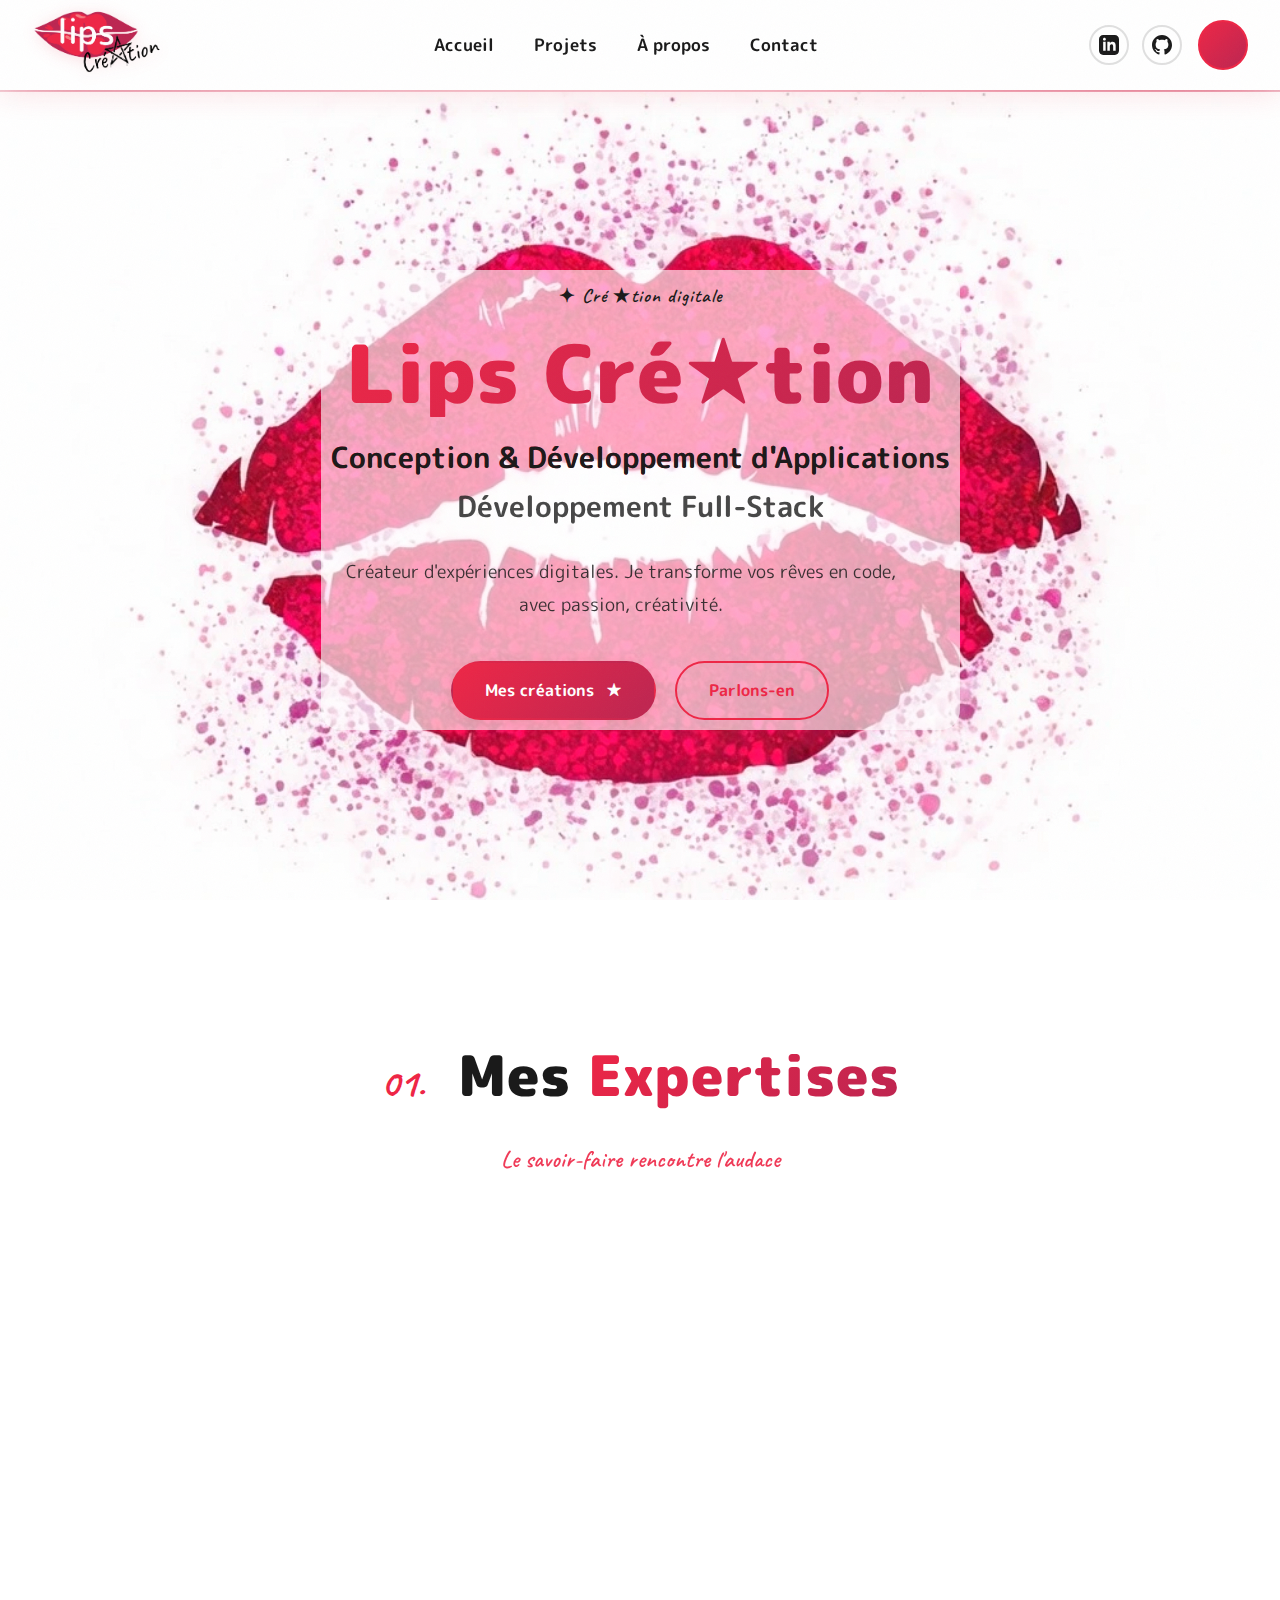
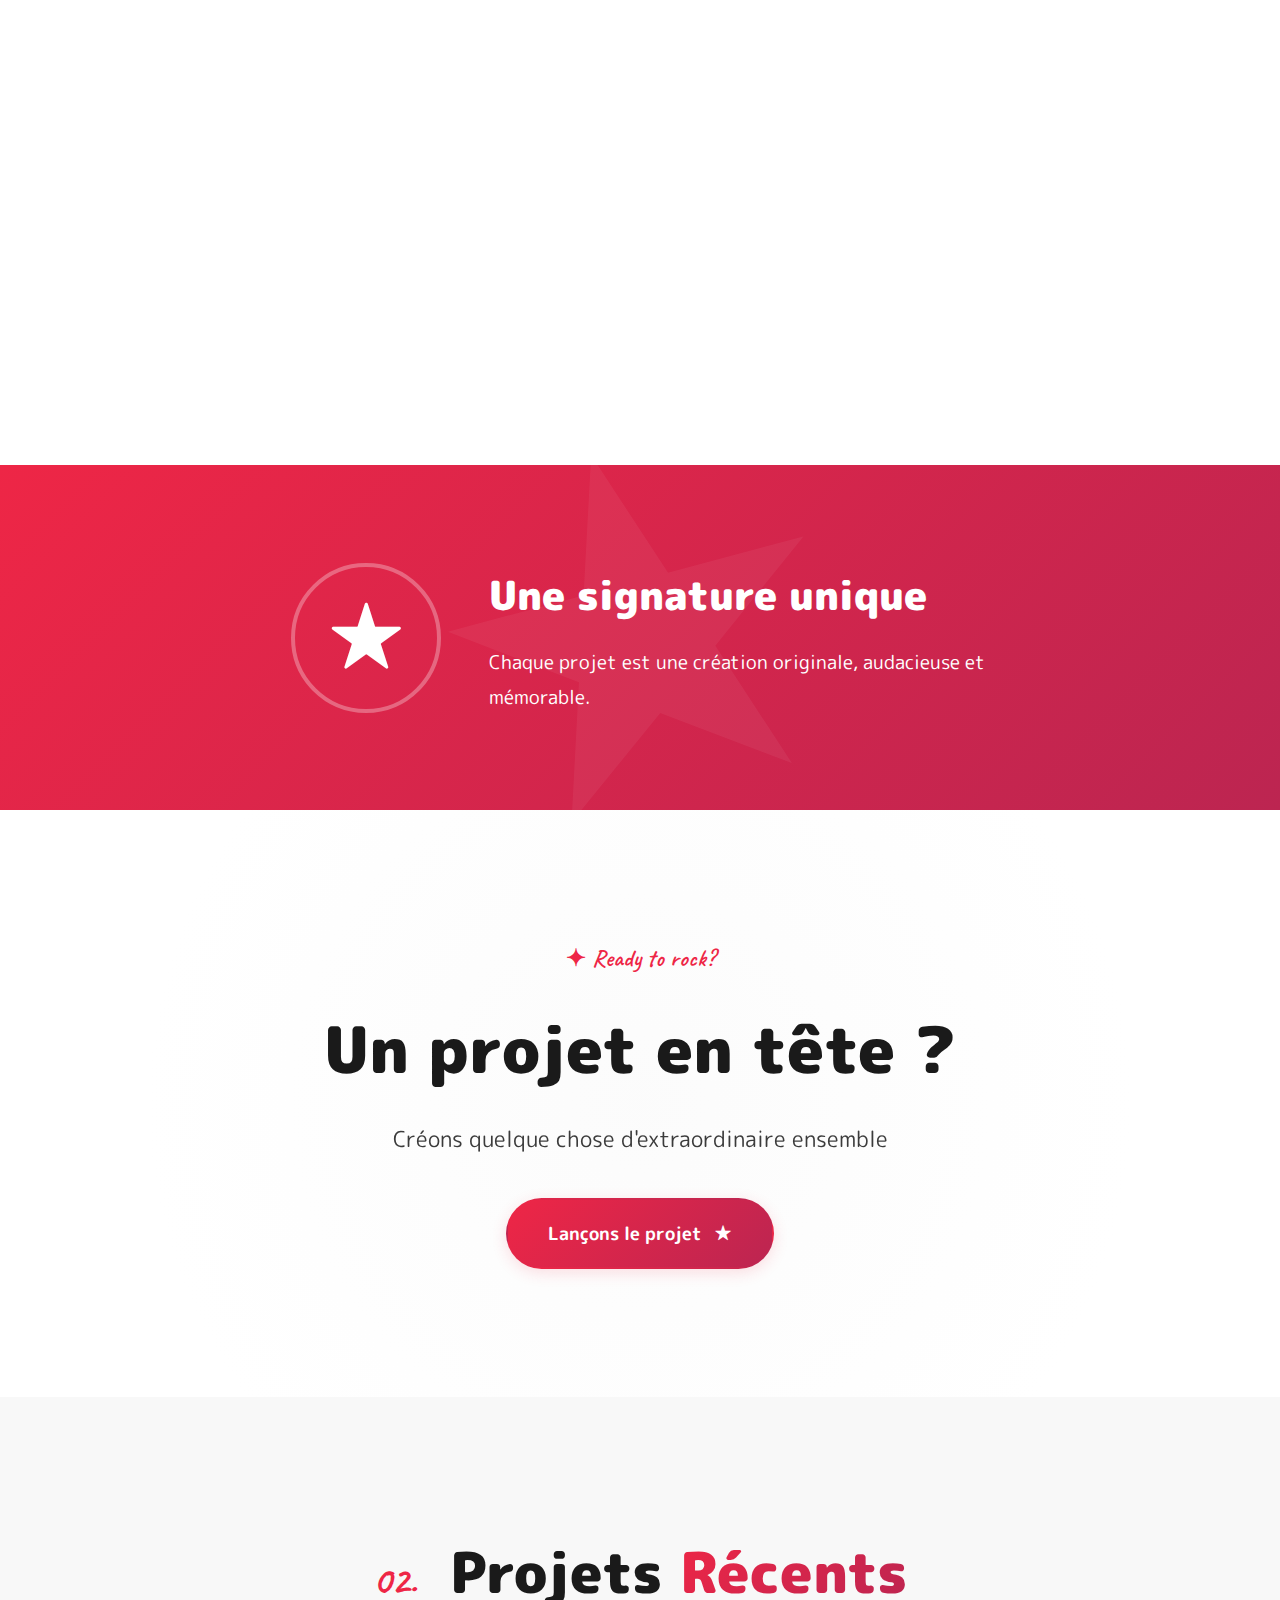
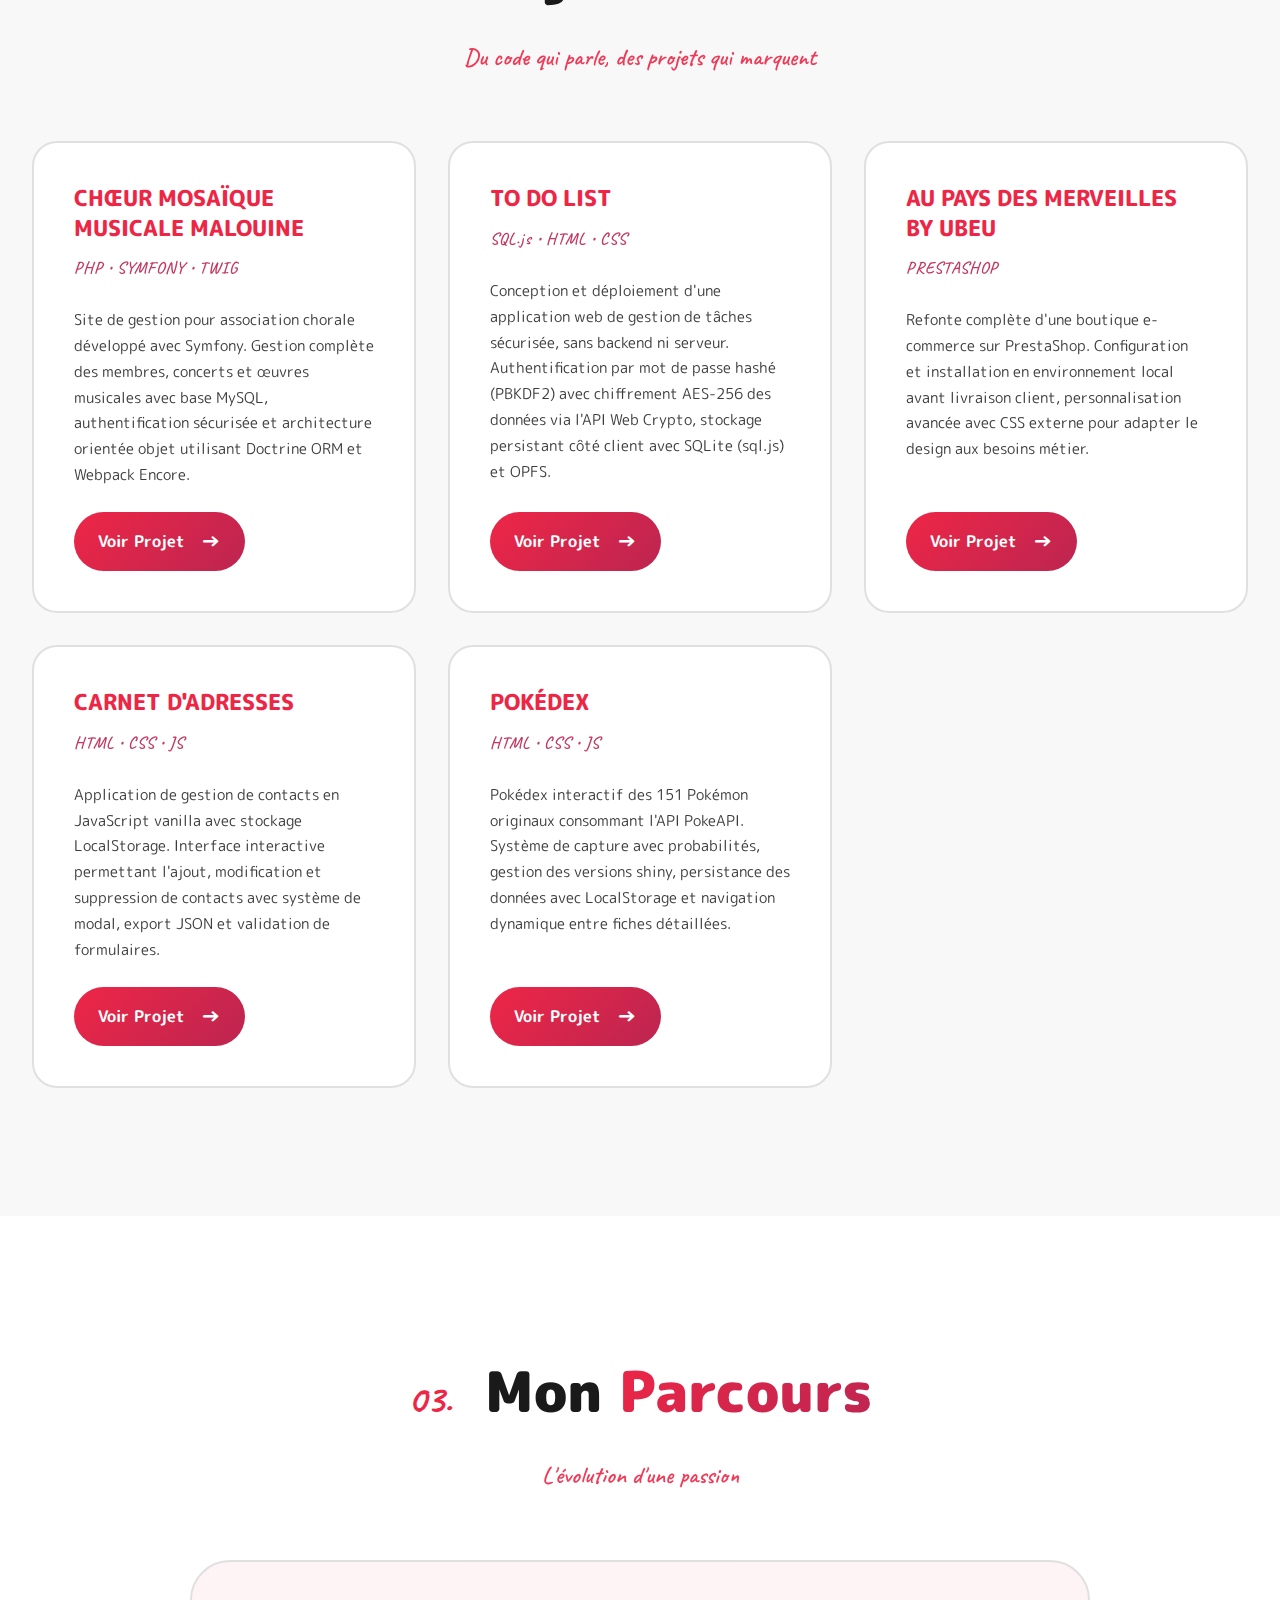
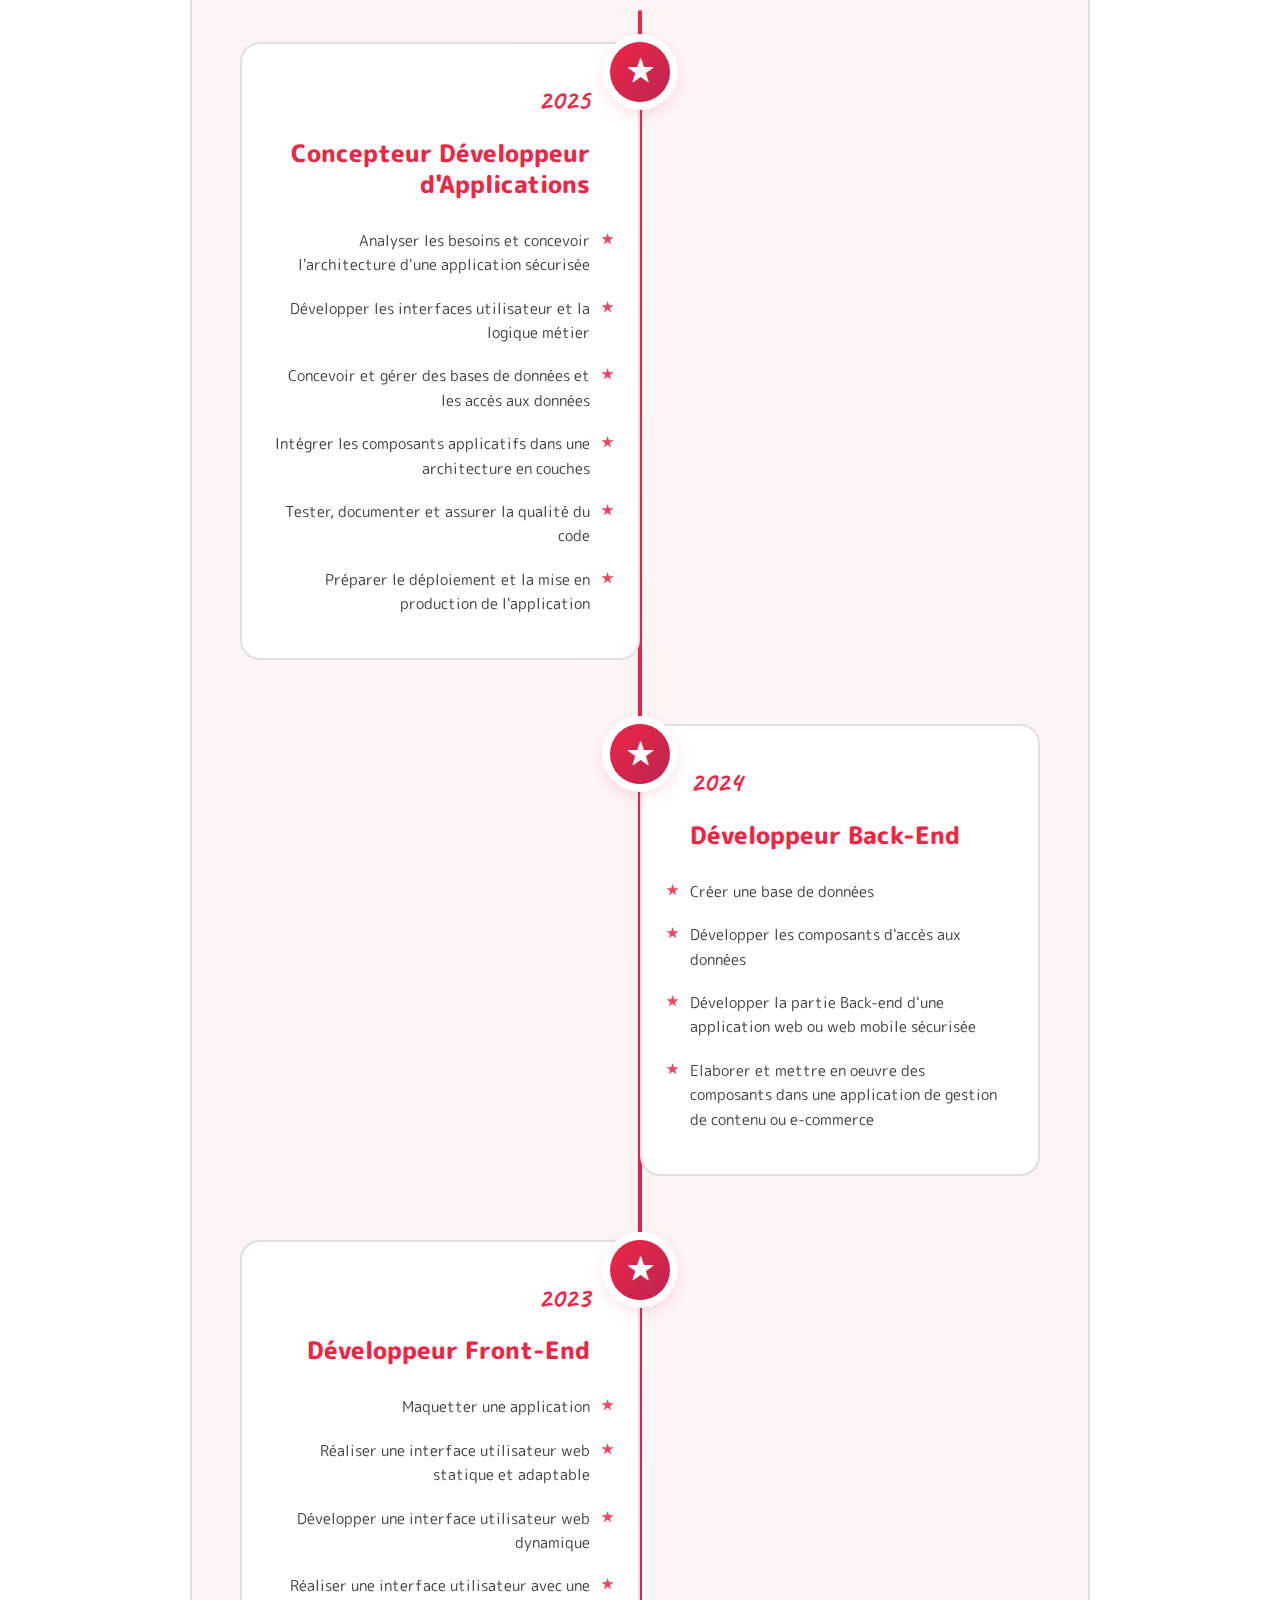
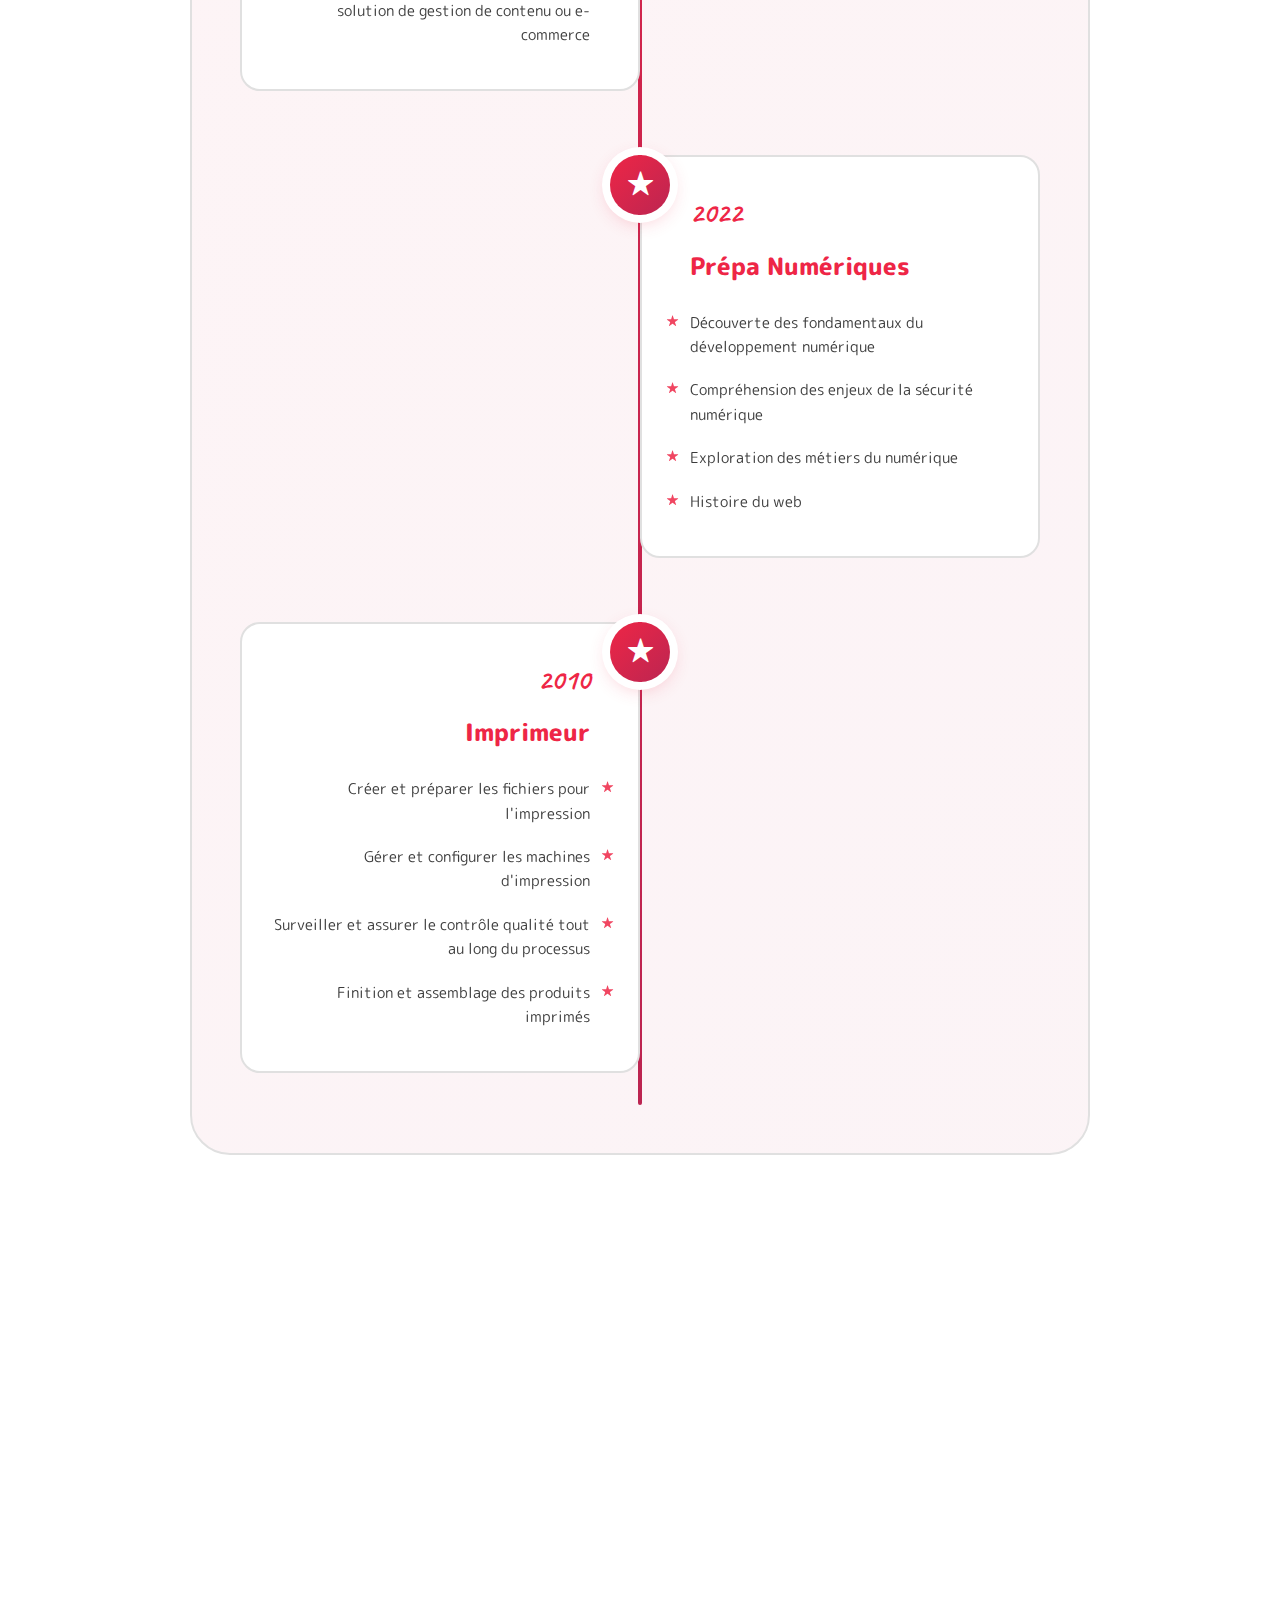
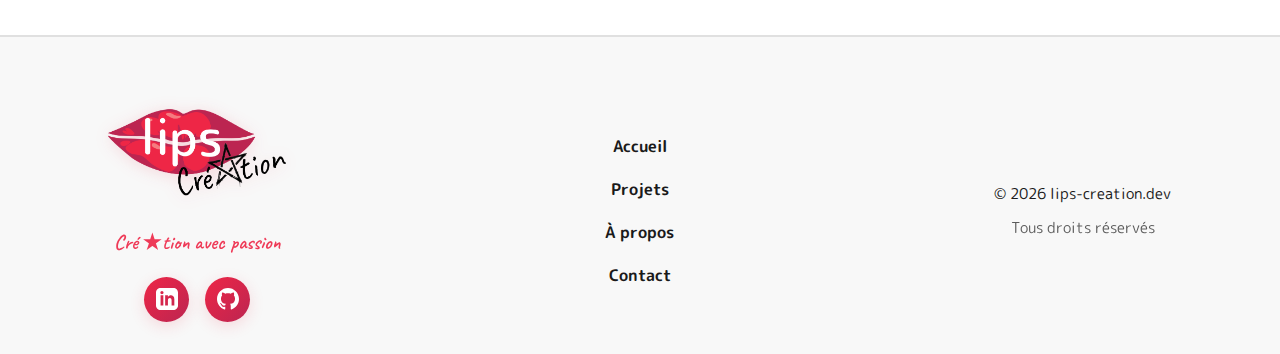
<file: index.html>
<!DOCTYPE html>
<html lang="fr">
<head>
    <!-- Meta essentiels -->
    <meta charset="UTF-8">
    <meta name="viewport" content="width=device-width, initial-scale=1.0">
    <meta http-equiv="X-UA-Compatible" content="IE=edge">
    
    <!-- Title optimisé SEO (55-60 caractères) -->
    <title>Lips Création | Développeur Full-Stack Java PHP Node.js | Rennes</title>
    
    <!-- Meta description optimisée (150-160 caractères) -->
    <meta name="description" content="Développeur Full-Stack : Java Spring, PHP Symfony, Node.js, React, Angular. Bases de données SQL/NoSQL. Applications web performantes. Alternance Rennes.">
    
    <!-- Favicons classiques -->
    <link rel="icon" href="favicon.ico" sizes="any">
    <link rel="icon" type="image/png" sizes="32x32" href="icons/icon-32x32.png">
    <link rel="icon" type="image/png" sizes="16x16" href="icons/icon-16x16.png">

    <!-- Apple (iPhone/iPad/macOS) -->
    <link rel="apple-touch-icon" sizes="180x180" href="icons/icon-180x180.png">

    <!-- PWA (Android/Chrome/Edge/Firefox etc.) -->
    <link rel="manifest" href="site.webmanifest">
    <meta name="theme-color" content="#ee2646">

    <!-- Windows (tuiles) -->
    <meta name="msapplication-config" content="browserconfig.xml">
    <meta name="msapplication-TileColor" content="#ee2646">

    
    <!-- Canonical URL (évite le duplicate content) -->
    <link rel="canonical" href="https://lips-creation.dev/">
    
    <!-- Mots-clés optimisés et ciblés -->
    <meta name="keywords" content="développeur full-stack, développeur Java Spring, développeur PHP Symfony, développeur Node.js, développeur React, développeur Angular, SQL MySQL, NoSQL MongoDB, création site web, développeur Rennes, alternance développeur, Bretagne, portfolio développeur, Lips Création, développeur JavaScript, TypeScript, conception application web, API REST">
    
    <!-- Auteur et copyright -->
    <meta name="author" content="Lips Création - Développeur Full-Stack">
    <meta name="copyright" content="Lips Création 2026">
    <meta name="robots" content="index, follow, max-snippet:-1, max-image-preview:large, max-video-preview:-1">
    
    <!-- Open Graph optimisé (Facebook, LinkedIn) -->
    <meta property="og:locale" content="fr_FR">
    <meta property="og:type" content="website">
    <meta property="og:site_name" content="Lips Création">
    <meta property="og:title" content="Lips Création | Développeur Full-Stack Java PHP Node.js React Angular">
    <meta property="og:description" content="Développeur Full-Stack : Java Spring, PHP Symfony, Node.js, React, Angular. Expertise SQL/NoSQL. Création d'applications web performantes avec design moderne.">
    <meta property="og:url" content="https://lips-creation.dev/">
    <meta property="og:image" content="https://lips-creation.dev/img/lips-og-image.jpg">
    <meta property="og:image:width" content="1200">
    <meta property="og:image:height" content="630">
    <meta property="og:image:alt" content="Lips Création - Portfolio Développeur Full-Stack">
    
    <!-- Twitter Card optimisé -->
    <meta name="twitter:card" content="summary_large_image">
    <meta name="twitter:site" content="@lipscreation">
    <meta name="twitter:creator" content="@lipscreation">
    <meta name="twitter:title" content="Lips Création | Développeur Full-Stack Java PHP Node.js Angular">
    <meta name="twitter:description" content="Développeur Full-Stack : Java Spring, PHP Symfony, Node.js, React, Angular, SQL, NoSQL. Portfolio de projets web audacieux et performants.">
    <meta name="twitter:image" content="https://lips-creation.dev/img/lips-og-image.jpg">
    <meta name="twitter:image:alt" content="Lips Création - Portfolio Développeur Full-Stack">
    
    <!-- Geo localisation (SEO local - Rennes) -->
    <meta name="geo.region" content="FR-BRE">
    <meta name="geo.placename" content="Rennes">
    <meta name="geo.position" content="48.1173;-1.6778">
    <meta name="ICBM" content="48.1173, -1.6778">
    
    <!-- Schema.org JSON-LD pour rich snippets -->
    <script type="application/ld+json">
    {
      "@context": "https://schema.org",
      "@type": "Person",
      "name": "Lips Création",
      "url": "https://lips-creation.dev",
      "image": "https://lips-creation.dev/img/lips-creation-black.png",
      "jobTitle": "Développeur Full-Stack",
      "description": "Développeur Full-Stack spécialisé en Java Spring, PHP Symfony, Node.js, React, Angular et bases de données SQL/NoSQL",
      "worksFor": {
        "@type": "Organization",
        "name": "Lips Création"
      },
      "address": {
        "@type": "PostalAddress",
        "addressLocality": "Rennes",
        "addressRegion": "Bretagne",
        "postalCode": "35000",
        "addressCountry": "FR"
      },
      "alumniOf": [
        {
          "@type": "EducationalOrganization",
          "name": "AFPA Saint-Brieuc"
        },
        {
          "@type": "EducationalOrganization",
          "name": "ENI - École Nationale d'Informatique"
        }
      ],
      "knowsAbout": [
        "Java",
        "Spring Boot",
        "PHP",
        "Symfony",
        "Node.js",
        "React",
        "Angular",
        "JavaScript",
        "TypeScript",
        "SQL",
        "MySQL",
        "PostgreSQL",
        "NoSQL",
        "MongoDB",
        "Redis",
        "Développement Full-Stack",
        "API REST",
        "Git",
        "Docker",
        "Microservices"
      ],
      "seeks": {
        "@type": "JobPosting",
        "title": "Alternance Développeur Full-Stack",
        "description": "Recherche alternance 2 ans - Master EADL ENI - Technologies : Java Spring, PHP Symfony, Node.js, React, Angular, SQL, NoSQL",
        "datePosted": "2026-01-31",
        "validThrough": "2026-11-30",
        "skills": "Java, PHP, Node.js, React, Angular, SQL, NoSQL, Git"
      },
      "sameAs": [
        "https://www.linkedin.com/in/lips-creation/",
        "https://github.com/Lips-Myel"
      ]
    }
    </script>
    
    <!-- WebSite Schema pour le moteur de recherche -->
    <script type="application/ld+json">
    {
      "@context": "https://schema.org",
      "@type": "WebSite",
      "name": "Lips Création",
      "alternateName": "Portfolio Lips Création",
      "url": "https://lips-creation.dev",
      "description": "Portfolio de développeur Full-Stack : Java Spring, PHP Symfony, Node.js, React, Angular. Expertise SQL (MySQL, PostgreSQL) et NoSQL (MongoDB). Projets web audacieux et performants.",
      "inLanguage": "fr-FR",
      "potentialAction": {
        "@type": "SearchAction",
        "target": "https://lips-creation.dev/projets.html?q={search_term_string}",
        "query-input": "required name=search_term_string"
      }
    }
    </script>
    
    <!-- ProfessionalService Schema -->
    <script type="application/ld+json">
    {
      "@context": "https://schema.org",
      "@type": "ProfessionalService",
      "name": "Lips Création - Développement Web Full-Stack",
      "url": "https://lips-creation.dev",
      "logo": "https://lips-creation.dev/img/lips-creation-black.png",
      "description": "Services de développement web Full-Stack : Java Spring, PHP Symfony, Node.js, React, Angular. Expertise bases de données SQL (MySQL, PostgreSQL) et NoSQL (MongoDB, Redis).",
      "serviceType": [
        "Développement Full-Stack",
        "Développement Back-End Java Spring",
        "Développement Back-End PHP Symfony",
        "Développement Back-End Node.js",
        "Développement Front-End React",
        "Développement Front-End Angular",
        "Architecture SQL",
        "Architecture NoSQL",
        "API REST",
        "Microservices"
      ],
      "address": {
        "@type": "PostalAddress",
        "addressLocality": "Rennes",
        "addressRegion": "Bretagne",
        "addressCountry": "FR"
      },
      "areaServed": {
        "@type": "GeoCircle",
        "geoMidpoint": {
          "@type": "GeoCoordinates",
          "latitude": "48.1173",
          "longitude": "-1.6778"
        },
        "geoRadius": "50000"
      },
      "priceRange": "$$",
      "sameAs": [
        "https://www.linkedin.com/in/lips-creation/",
        "https://github.com/Lips-Myel"
      ]
    }
    </script>
    
    <!-- Preconnect pour optimiser les performances -->
    <link rel="preconnect" href="https://fonts.googleapis.com">
    <link rel="preconnect" href="https://fonts.gstatic.com" crossorigin>
    <link rel="dns-prefetch" href="https://fonts.googleapis.com">
    
    <!-- Fonts optimisées avec display=swap -->
    <link href="https://fonts.googleapis.com/css2?family=M+PLUS+Rounded+1c:wght@300;400;500;700;800;900&family=Caveat:wght@400;500;600;700&display=swap" rel="stylesheet">
    
    <!-- Preload CSS critique -->
    <link rel="preload" href="css/style.css" as="style">
    <link rel="stylesheet" href="css/style.css">
    
    <!-- Theme color pour mobile -->
    <meta name="theme-color" content="#ee2646">
    <meta name="msapplication-TileColor" content="#ee2646">
    
    <!-- Verify (optionnel - à ajouter plus tard) -->
    <!-- <meta name="google-site-verification" content="TON_CODE_GOOGLE"> -->
</head>

<body>
    <div class="noise-overlay"></div>
    
    <header class="header">
        <div class="header-content">
            <a href="index.html" class="logo">
                <img src="img/lips-creation-black.png" alt="Lips Creation Logo" class="logo-img">
            </a>
            <nav class="nav" aria-label="Navigation principale">
                <ul>
                    <li><a href="index.html" class="nav-link">Accueil</a></li>
                    <li><a href="projets.html" class="nav-link">Projets</a></li>
                    <li><a href="a-propos.html" class="nav-link">À propos</a></li>
                    <li><a href="contact.html" class="nav-link">Contact</a></li>
                </ul>
                            
                <div class="mobile-social-links">
                    <a href="https://www.linkedin.com/in/lips-creation/" target="_blank" rel="noopener noreferrer" class="mobile-social-icon" aria-label="LinkedIn">
                        <svg xmlns="http://www.w3.org/2000/svg" width="24" height="24" viewBox="0 0 24 24" fill="currentColor">
                            <path d="M19 0h-14c-2.761 0-5 2.239-5 5v14c0 2.761 2.239 5 5 5h14c2.762 0 5-2.239 5-5v-14c0-2.761-2.238-5-5-5zm-11 19h-3v-11h3v11zm-1.5-12.268c-.966 0-1.75-.79-1.75-1.764s.784-1.764 1.75-1.764 1.75.79 1.75 1.764-.783 1.764-1.75 1.764zm13.5 12.268h-3v-5.604c0-3.368-4-3.113-4 0v5.604h-3v-11h3v1.765c1.396-2.586 7-2.777 7 2.476v6.759z"/>
                        </svg>
                    </a>
                    <a href="https://github.com/Lips-Myel" target="_blank" rel="noopener noreferrer" class="mobile-social-icon" aria-label="GitHub">
                        <svg xmlns="http://www.w3.org/2000/svg" width="24" height="24" viewBox="0 0 24 24" fill="currentColor">
                            <path d="M12 0c-6.626 0-12 5.373-12 12 0 5.302 3.438 9.8 8.207 11.387.599.111.793-.261.793-.577v-2.234c-3.338.726-4.033-1.416-4.033-1.416-.546-1.387-1.333-1.756-1.333-1.756-1.089-.745.083-.729.083-.729 1.205.084 1.839 1.237 1.839 1.237 1.07 1.834 2.807 1.304 3.492.997.107-.775.418-1.305.762-1.604-2.665-.305-5.467-1.334-5.467-5.931 0-1.311.469-2.381 1.236-3.221-.124-.303-.535-1.524.117-3.176 0 0 1.008-.322 3.301 1.23.957-.266 1.983-.399 3.003-.404 1.02.005 2.047.138 3.006.404 2.291-1.552 3.297-1.23 3.297-1.23.653 1.653.242 2.874.118 3.176.77.84 1.235 1.911 1.235 3.221 0 4.609-2.807 5.624-5.479 5.921.43.372.823 1.102.823 2.222v3.293c0 .319.192.694.801.576 4.765-1.589 8.199-6.086 8.199-11.386 0-6.627-5.373-12-12-12z"/>
                        </svg>
                    </a>
                </div>
            </nav>
            <div class="header-actions">
                <div class="social-links">
                    <a href="https://www.linkedin.com/in/lips-creation/" target="_blank" rel="noopener noreferrer" class="social-icon" aria-label="LinkedIn">
                        <svg xmlns="http://www.w3.org/2000/svg" width="24" height="24" viewBox="0 0 24 24" fill="currentColor">
                            <path d="M19 0h-14c-2.761 0-5 2.239-5 5v14c0 2.761 2.239 5 5 5h14c2.762 0 5-2.239 5-5v-14c0-2.761-2.238-5-5-5zm-11 19h-3v-11h3v11zm-1.5-12.268c-.966 0-1.75-.79-1.75-1.764s.784-1.764 1.75-1.764 1.75.79 1.75 1.764-.783 1.764-1.75 1.764zm13.5 12.268h-3v-5.604c0-3.368-4-3.113-4 0v5.604h-3v-11h3v1.765c1.396-2.586 7-2.777 7 2.476v6.759z"/>
                        </svg>
                    </a>
                    <a href="https://github.com/Lips-Myel" target="_blank" rel="noopener noreferrer" class="social-icon" aria-label="GitHub">
                        <svg xmlns="http://www.w3.org/2000/svg" width="24" height="24" viewBox="0 0 24 24" fill="currentColor">
                            <path d="M12 0c-6.626 0-12 5.373-12 12 0 5.302 3.438 9.8 8.207 11.387.599.111.793-.261.793-.577v-2.234c-3.338.726-4.033-1.416-4.033-1.416-.546-1.387-1.333-1.756-1.333-1.756-1.089-.745.083-.729.083-.729 1.205.084 1.839 1.237 1.839 1.237 1.07 1.834 2.807 1.304 3.492.997.107-.775.418-1.305.762-1.604-2.665-.305-5.467-1.334-5.467-5.931 0-1.311.469-2.381 1.236-3.221-.124-.303-.535-1.524.117-3.176 0 0 1.008-.322 3.301 1.23.957-.266 1.983-.399 3.003-.404 1.02.005 2.047.138 3.006.404 2.291-1.552 3.297-1.23 3.297-1.23.653 1.653.242 2.874.118 3.176.77.84 1.235 1.911 1.235 3.221 0 4.609-2.807 5.624-5.479 5.921.43.372.823 1.102.823 2.222v3.293c0 .319.192.694.801.576 4.765-1.589 8.199-6.086 8.199-11.386 0-6.627-5.373-12-12-12z"/>
                        </svg>
                    </a>
                </div>
                <button class="theme-toggle" id="themeToggle" aria-label="Changer de thème">
                    <span class="toggle-icon"></span>
                </button>
                <button class="mobile-menu-toggle" id="mobileMenuToggle" aria-label="Menu">
                    <span></span>
                    <span></span>
                    <span></span>
                </button>
            </div>
        </div>
    </header>

    <main>
        <section class="hero page-hero">
            <div class="hero-bg-shapes">
                <div class="shape shape-1"></div>
                <div class="shape shape-2"></div>
                <div class="shape shape-3"></div>
            </div>
            
            <div class="container">
                <div class="hero-content page-hero-content">
                    <div class="hero-text">
                        <div class="hero-tag signature">✦ Cré ★tion digitale</div>
                        <h1 class="hero-title">
                            <span class="title-name glitch" data-text="Lips Création">Lips Cré★tion</span>
                        </h1>
                        <h2 class="hero-subtitle">
                            <span class="gradient-text">Conception & Développement d'Applications</span>
                            <span class="subtitle-line">Développement Full-Stack</span>
                        </h2>
                        <p class="hero-description">
                            Créateur d'expériences digitales. 
                            Je transforme vos rêves en code, avec passion, créativité.
                        </p>
                        <div class="hero-cta">
                            <a href="projets.html" class="btn btn-primary">
                                <span class="btn-text">Mes créations</span>
                                <span class="btn-icon">★</span>
                            </a>
                            <a href="contact.html" class="btn btn-outline">
                                <span class="btn-text">Parlons-en</span>
                            </a>
                        </div>
                    </div>
                </div>
            </div>
        </section>

        <section class="expertise">
            <div class="container">
                <div class="section-header">
                    <h2 class="section-title">
                        <span class="title-number">01.</span>
                        Mes <span class="gradient-text">Expertises</span>
                    </h2>
                    <p class="section-subtitle signature">Le savoir-faire rencontre l'audace</p>
                </div>
                
                <div class="expertise-grid">
                    <article class="expertise-card" data-number="01">
                        <div class="card-shine"></div>
                        <div class="card-icon">
                            <span class="icon-emoji">🎨</span>
                        </div>
                        <h3 class="card-title">Analyser & Concevoir</h3>
                        <p class="card-description">
                            Architecture d'applications sécurisées avec une vision créative et structurée
                        </p>
                        <div class="card-accent"></div>
                    </article>

                    <article class="expertise-card" data-number="02">
                        <div class="card-shine"></div>
                        <div class="card-icon">
                            <span class="icon-emoji">💻</span>
                        </div>
                        <h3 class="card-title">Développer</h3>
                        <p class="card-description">
                            Interfaces utilisateur sensuelles et logique métier solide comme du rock
                        </p>
                        <div class="card-accent"></div>
                    </article>

                    <article class="expertise-card" data-number="03">
                        <div class="card-shine"></div>
                        <div class="card-icon">
                            <span class="icon-emoji">🗄️</span>
                        </div>
                        <h3 class="card-title">Gérer les Données</h3>
                        <p class="card-description">
                            Bases de données optimisées avec des accès rapides et sécurisés
                        </p>
                        <div class="card-accent"></div>
                    </article>

                    <article class="expertise-card" data-number="04">
                        <div class="card-shine"></div>
                        <div class="card-icon">
                            <span class="icon-emoji">🔧</span>
                        </div>
                        <h3 class="card-title">Intégrer</h3>
                        <p class="card-description">
                            Composants applicatifs intégrés dans une architecture en couches
                        </p>
                        <div class="card-accent"></div>
                    </article>

                    <article class="expertise-card" data-number="05">
                        <div class="card-shine"></div>
                        <div class="card-icon">
                            <span class="icon-emoji">✅</span>
                        </div>
                        <h3 class="card-title">Tester & Documenter</h3>
                        <p class="card-description">
                            Qualité irréprochable du code avec tests et documentation complète
                        </p>
                        <div class="card-accent"></div>
                    </article>

                    <article class="expertise-card" data-number="06">
                        <div class="card-shine"></div>
                        <div class="card-icon">
                            <span class="icon-emoji">🚀</span>
                        </div>
                        <h3 class="card-title">Déployer</h3>
                        <p class="card-description">
                            Mise en production professionnelle avec déploiement maîtrisé
                        </p>
                        <div class="card-accent"></div>
                    </article>
                </div>
            </div>
        </section>

        <section class="signature-section">
            <div class="container">
                <div class="signature-content">
                    <div class="signature-visual">
                        <div class="signature-circle"></div>
                        <span class="signature-star">★</span>
                    </div>
                    <div class="signature-text">
                        <h3 class="signature-title">Une signature unique</h3>
                        <p class="signature-description">
                            Chaque projet est une création originale, 
                            <span class="gradient-text-signature">audacieuse</span> et 
                            <span class="gradient-text-signature">mémorable</span>.
                        </p>
                    </div>
                </div>
            </div>
        </section>

        <section class="cta-section">
            <div class="cta-bg"></div>
            <div class="container">
                <div class="cta-content">
                    <span class="cta-tag signature">✦ Ready to rock?</span>
                    <h2 class="cta-title">Un projet en tête ?</h2>
                    <p class="cta-subtitle">Créons quelque chose d'extraordinaire ensemble</p>
                    <a href="contact.html" class="btn btn-large btn-primary">
                        <span class="btn-text">Lançons le projet</span>
                        <span class="btn-icon">★</span>
                    </a>
                </div>
            </div>
        </section>
                </section>

        <!-- Recent Projects Section -->
        <section class="recent-projects">
            <div class="container">
                <div class="section-header">
                    <h2 class="section-title">
                        <span class="title-number">02.</span>
                        Projets <span class="gradient-text">Récents</span>
                    </h2>
                    <p class="section-subtitle signature">Du code qui parle, des projets qui marquent</p>
                </div>
                
                <div class="recent-projects-grid">
                    <article class="recent-project-card">
                        <div class="card-shine"></div>
                        <div class="project-header">
                            <h4 class="project-name">CHŒUR MOSAÏQUE MUSICALE MALOUINE</h4>
                            <div class="project-tech signature">PHP • SYMFONY • TWIG</div>
                        </div>
                        <p class="project-desc">
                            Site de gestion pour association chorale développé avec Symfony.
                            Gestion complète des membres, concerts et œuvres musicales avec base MySQL,
                            authentification sécurisée et architecture orientée objet utilisant Doctrine ORM et Webpack Encore.
                        </p>
                        <a href="https://choeurmmm.fr/" target="_blank" class="project-btn">
                            <span>Voir Projet</span>
                            <span class="btn-arrow">→</span>
                        </a>
                    </article>

                    <article class="recent-project-card">
                        <div class="card-shine"></div>
                        <div class="project-header">
                            <h4 class="project-name">TO DO LIST</h4>
                            <div class="project-tech signature">SQL.js • HTML • CSS</div>
                        </div>
                        <p class="project-desc">
                            Conception et déploiement d'une application web de gestion de tâches sécurisée, 
                            sans backend ni serveur.
                            Authentification par mot de passe hashé (PBKDF2) 
                            avec chiffrement AES-256 des données via l'API Web Crypto,
                            stockage persistant côté client avec SQLite (sql.js) et OPFS.
                        </p>
                        <a href="./todolist/" target="_blank" class="project-btn">
                            <span>Voir Projet</span>
                            <span class="btn-arrow">→</span>
                        </a>
                    </article>

                    <article class="recent-project-card">
                        <div class="card-shine"></div>
                        <div class="project-header">
                            <h4 class="project-name">AU PAYS DES MERVEILLES BY UBEU</h4>
                            <div class="project-tech signature">PRESTASHOP</div>
                        </div>
                        <p class="project-desc">
                            Refonte complète d'une boutique e-commerce sur PrestaShop.
                            Configuration et installation en environnement local avant livraison client,
                            personnalisation avancée avec CSS externe pour adapter le design aux besoins métier.
                        </p>
                        <a href="https://ubeu.fr/" target="_blank" class="project-btn">
                            <span>Voir Projet</span>
                            <span class="btn-arrow">→</span>
                        </a>
                    </article>

                    <article class="recent-project-card">
                        <div class="card-shine"></div>
                        <div class="project-header">
                            <h4 class="project-name">CARNET D'ADRESSES</h4>
                            <div class="project-tech signature">HTML • CSS • JS</div>
                        </div>
                        <p class="project-desc">
                            Application de gestion de contacts en JavaScript vanilla avec stockage LocalStorage.
                            Interface interactive permettant l'ajout, modification et suppression de contacts avec système de modal,
                            export JSON et validation de formulaires.
                        </p>
                        <a href="./carnet_d_adresse/" class="project-btn">
                            <span>Voir Projet</span>
                            <span class="btn-arrow">→</span>
                        </a>
                    </article>

                    <article class="recent-project-card">
                        <div class="card-shine"></div>
                        <div class="project-header">
                            <h4 class="project-name">POKÉDEX</h4>
                            <div class="project-tech signature">HTML • CSS • JS</div>
                        </div>
                        <p class="project-desc">
                            Pokédex interactif des 151 Pokémon originaux consommant l'API PokeAPI.
                            Système de capture avec probabilités, gestion des versions shiny,
                            persistance des données avec LocalStorage et navigation dynamique entre fiches détaillées.
                        </p>
                        <a href="./pokedex/" class="project-btn">
                            <span>Voir Projet</span>
                            <span class="btn-arrow">→</span>
                        </a>
                    </article>
                </div>
            </div>
        </section>

        <!-- Parcours Timeline Section -->
        <section class="parcours-timeline">
            <div class="container">
                <div class="section-header">
                    <h2 class="section-title">
                        <span class="title-number">03.</span>
                        Mon <span class="gradient-text">Parcours</span>
                    </h2>
                    <p class="section-subtitle signature">L'évolution d'une passion</p>
                </div>

                <div class="timeline-wrapper">
                    <div class="timeline">
                        <div class="timeline-step" data-year="2025">
                            <div class="step-marker">
                                <span class="marker-icon">★</span>
                            </div>
                            <div class="step-content">
                                <div class="step-year signature">2025</div>
                                <h4 class="step-title">Concepteur Développeur d'Applications</h4>
                                <ul class="step-details">
                                    <li>Analyser les besoins et concevoir l'architecture d'une application sécurisée</li>
                                    <li>Développer les interfaces utilisateur et la logique métier</li>
                                    <li>Concevoir et gérer des bases de données et les accès aux données</li>
                                    <li>Intégrer les composants applicatifs dans une architecture en couches</li>
                                    <li>Tester, documenter et assurer la qualité du code</li>
                                    <li>Préparer le déploiement et la mise en production de l'application</li>
                                </ul>
                            </div>
                        </div>

                        <div class="timeline-step" data-year="2024">
                            <div class="step-marker">
                                <span class="marker-icon">★</span>
                            </div>
                            <div class="step-content">
                                <div class="step-year signature">2024</div>
                                <h4 class="step-title">Développeur Back-End</h4>
                                <ul class="step-details">
                                    <li>Créer une base de données</li>
                                    <li>Développer les composants d'accès aux données</li>
                                    <li>Développer la partie Back-end d'une application web ou web mobile sécurisée</li>
                                    <li>Elaborer et mettre en oeuvre des composants dans une application de gestion de contenu ou e-commerce</li>
                                </ul>
                            </div>
                        </div>

                        <div class="timeline-step" data-year="2023">
                            <div class="step-marker">
                                <span class="marker-icon">★</span>
                            </div>
                            <div class="step-content">
                                <div class="step-year signature">2023</div>
                                <h4 class="step-title">Développeur Front-End</h4>
                                <ul class="step-details">
                                    <li>Maquetter une application</li>
                                    <li>Réaliser une interface utilisateur web statique et adaptable</li>
                                    <li>Développer une interface utilisateur web dynamique</li>
                                    <li>Réaliser une interface utilisateur avec une solution de gestion de contenu ou e-commerce</li>
                                </ul>
                            </div>
                        </div>

                        <div class="timeline-step" data-year="2022">
                            <div class="step-marker">
                                <span class="marker-icon">★</span>
                            </div>
                            <div class="step-content">
                                <div class="step-year signature">2022</div>
                                <h4 class="step-title">Prépa Numériques</h4>
                                <ul class="step-details">
                                    <li>Découverte des fondamentaux du développement numérique</li>
                                    <li>Compréhension des enjeux de la sécurité numérique</li>
                                    <li>Exploration des métiers du numérique</li>
                                    <li>Histoire du web</li>
                                </ul>
                            </div>
                        </div>

                        <div class="timeline-step" data-year="2010">
                            <div class="step-marker">
                                <span class="marker-icon">★</span>
                            </div>
                            <div class="step-content">
                                <div class="step-year signature">2010</div>
                                <h4 class="step-title">Imprimeur</h4>
                                <ul class="step-details">
                                    <li>Créer et préparer les fichiers pour l'impression</li>
                                    <li>Gérer et configurer les machines d'impression</li>
                                    <li>Surveiller et assurer le contrôle qualité tout au long du processus</li>
                                    <li>Finition et assemblage des produits imprimés</li>
                                </ul>
                            </div>
                        </div>
                    </div>
                </div>
            </div>
        </section>

        <section class="cta-section">

    </main>

    <footer class="footer">
        <div class="footer-content">
            <div class="footer-brand">
                <img src="img/lips-creation-black.png" alt="Lips Creation" class="footer-logo">
                <p class="footer-tagline signature">Cré ★tion avec passion</p>
                <div class="footer-social">
                    <a href="https://www.linkedin.com/in/lips-creation/" target="_blank" rel="noopener noreferrer" class="footer-social-icon" aria-label="LinkedIn">
                        <svg xmlns="http://www.w3.org/2000/svg" width="24" height="24" viewBox="0 0 24 24" fill="currentColor">
                            <path d="M19 0h-14c-2.761 0-5 2.239-5 5v14c0 2.761 2.239 5 5 5h14c2.762 0 5-2.239 5-5v-14c0-2.761-2.238-5-5-5zm-11 19h-3v-11h3v11zm-1.5-12.268c-.966 0-1.75-.79-1.75-1.764s.784-1.764 1.75-1.764 1.75.79 1.75 1.764-.783 1.764-1.75 1.764zm13.5 12.268h-3v-5.604c0-3.368-4-3.113-4 0v5.604h-3v-11h3v1.765c1.396-2.586 7-2.777 7 2.476v6.759z"/>
                        </svg>
                    </a>
                    <a href="https://github.com/Lips-Myel" target="_blank" rel="noopener noreferrer" class="footer-social-icon" aria-label="GitHub">
                        <svg xmlns="http://www.w3.org/2000/svg" width="24" height="24" viewBox="0 0 24 24" fill="currentColor">
                            <path d="M12 0c-6.626 0-12 5.373-12 12 0 5.302 3.438 9.8 8.207 11.387.599.111.793-.261.793-.577v-2.234c-3.338.726-4.033-1.416-4.033-1.416-.546-1.387-1.333-1.756-1.333-1.756-1.089-.745.083-.729.083-.729 1.205.084 1.839 1.237 1.839 1.237 1.07 1.834 2.807 1.304 3.492.997.107-.775.418-1.305.762-1.604-2.665-.305-5.467-1.334-5.467-5.931 0-1.311.469-2.381 1.236-3.221-.124-.303-.535-1.524.117-3.176 0 0 1.008-.322 3.301 1.23.957-.266 1.983-.399 3.003-.404 1.02.005 2.047.138 3.006.404 2.291-1.552 3.297-1.23 3.297-1.23.653 1.653.242 2.874.118 3.176.77.84 1.235 1.911 1.235 3.221 0 4.609-2.807 5.624-5.479 5.921.43.372.823 1.102.823 2.222v3.293c0 .319.192.694.801.576 4.765-1.589 8.199-6.086 8.199-11.386 0-6.627-5.373-12-12-12z"/>
                        </svg>
                    </a>
                </div>
            </div>
            <nav class="footer-nav" aria-label="Navigation du pied de page">
                <a href="index.html">Accueil</a>
                <a href="projets.html">Projets</a>
                <a href="a-propos.html">À propos</a>
                <a href="contact.html">Contact</a>
            </nav>
            <div class="footer-info">
                <p>&copy; 2026 lips-creation.dev</p>
                <p class="footer-rights">Tous droits réservés</p>
            </div>
        </div>
    </footer>

    <script src="js/script.js"></script>
</body>
</html>
</file>
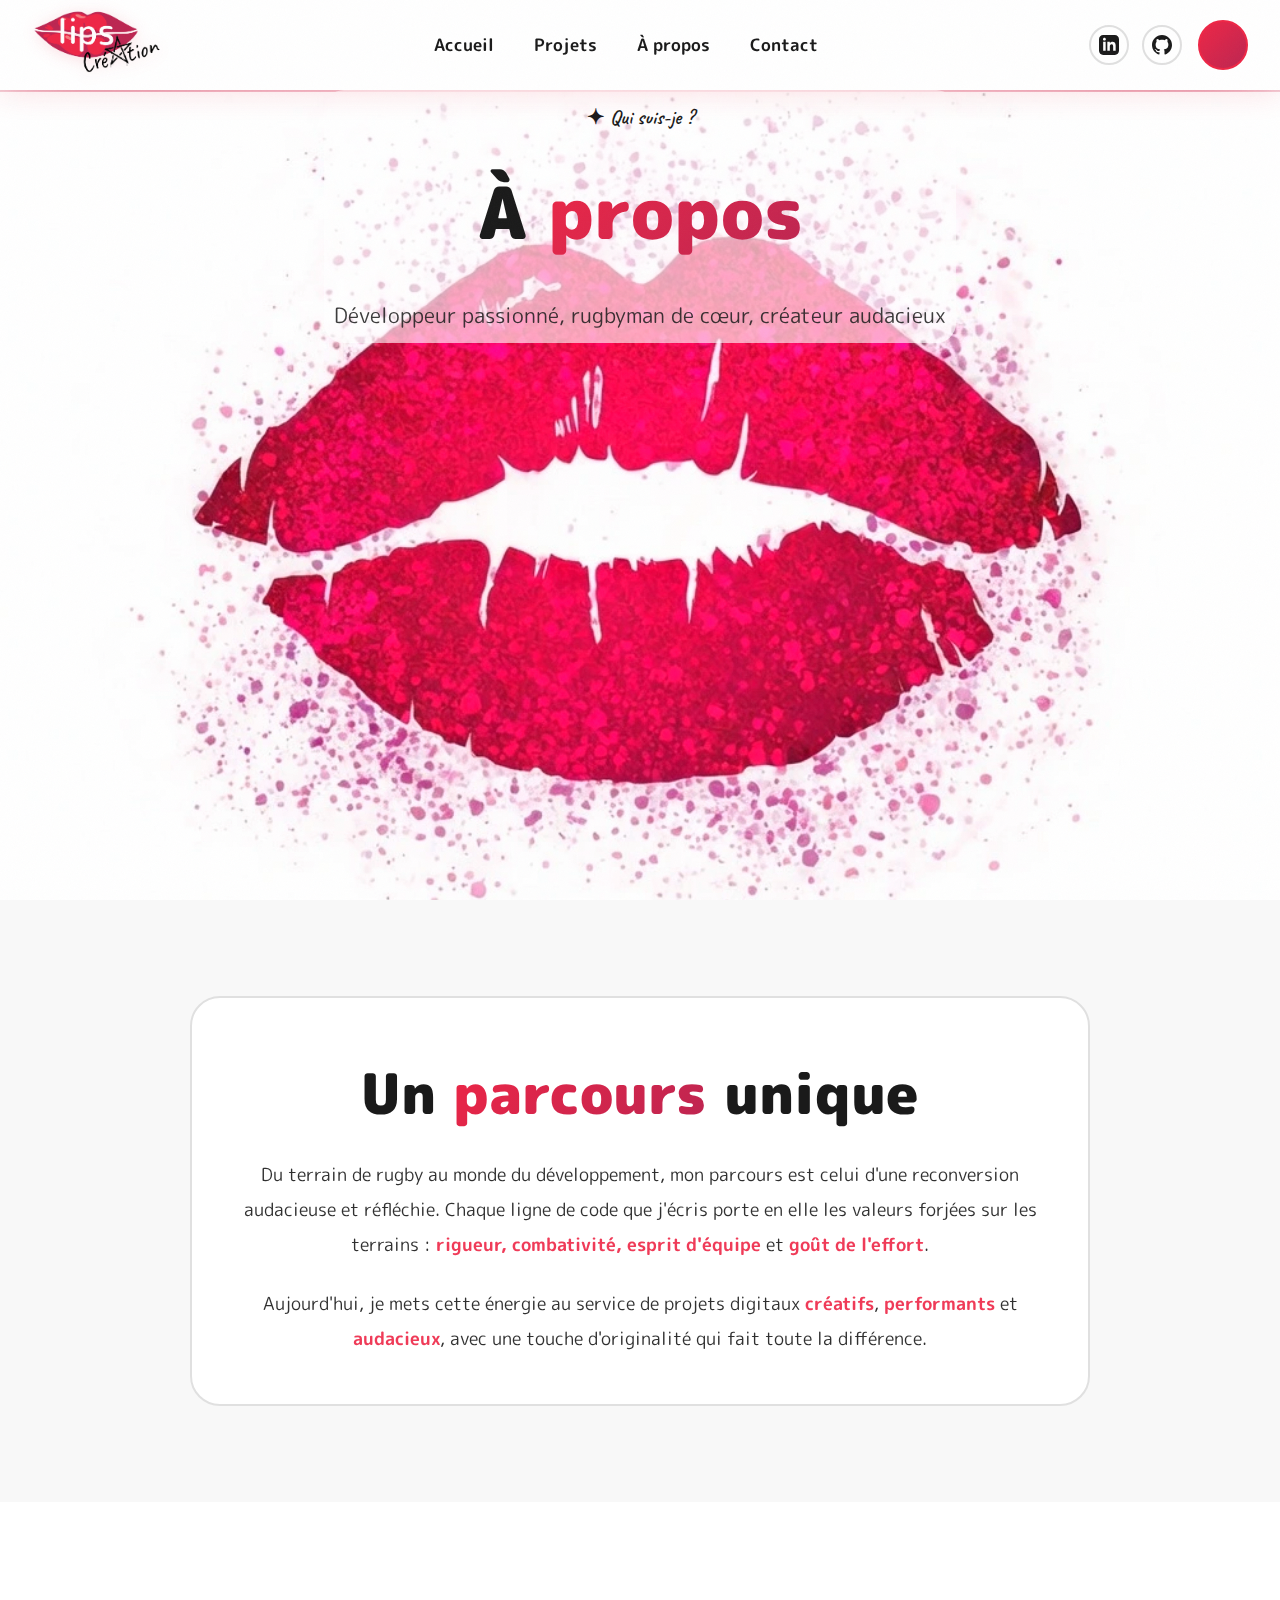
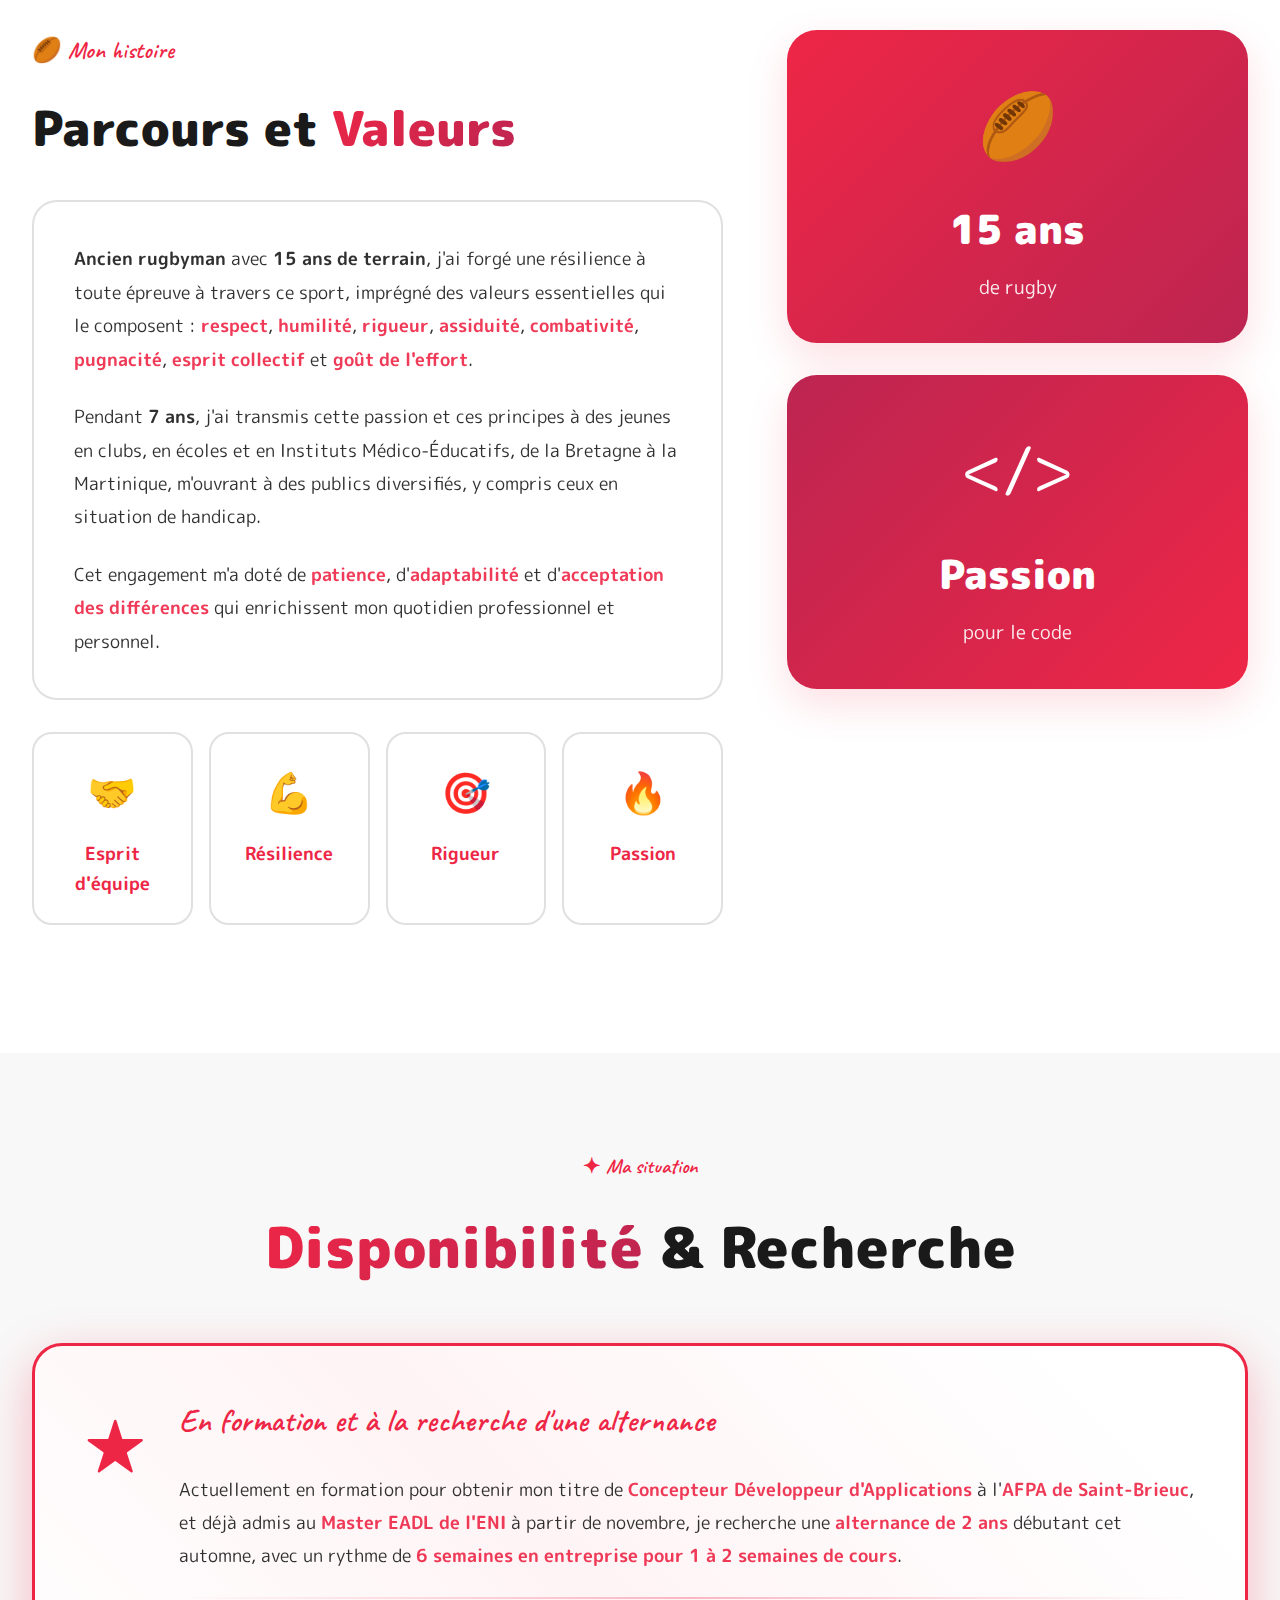
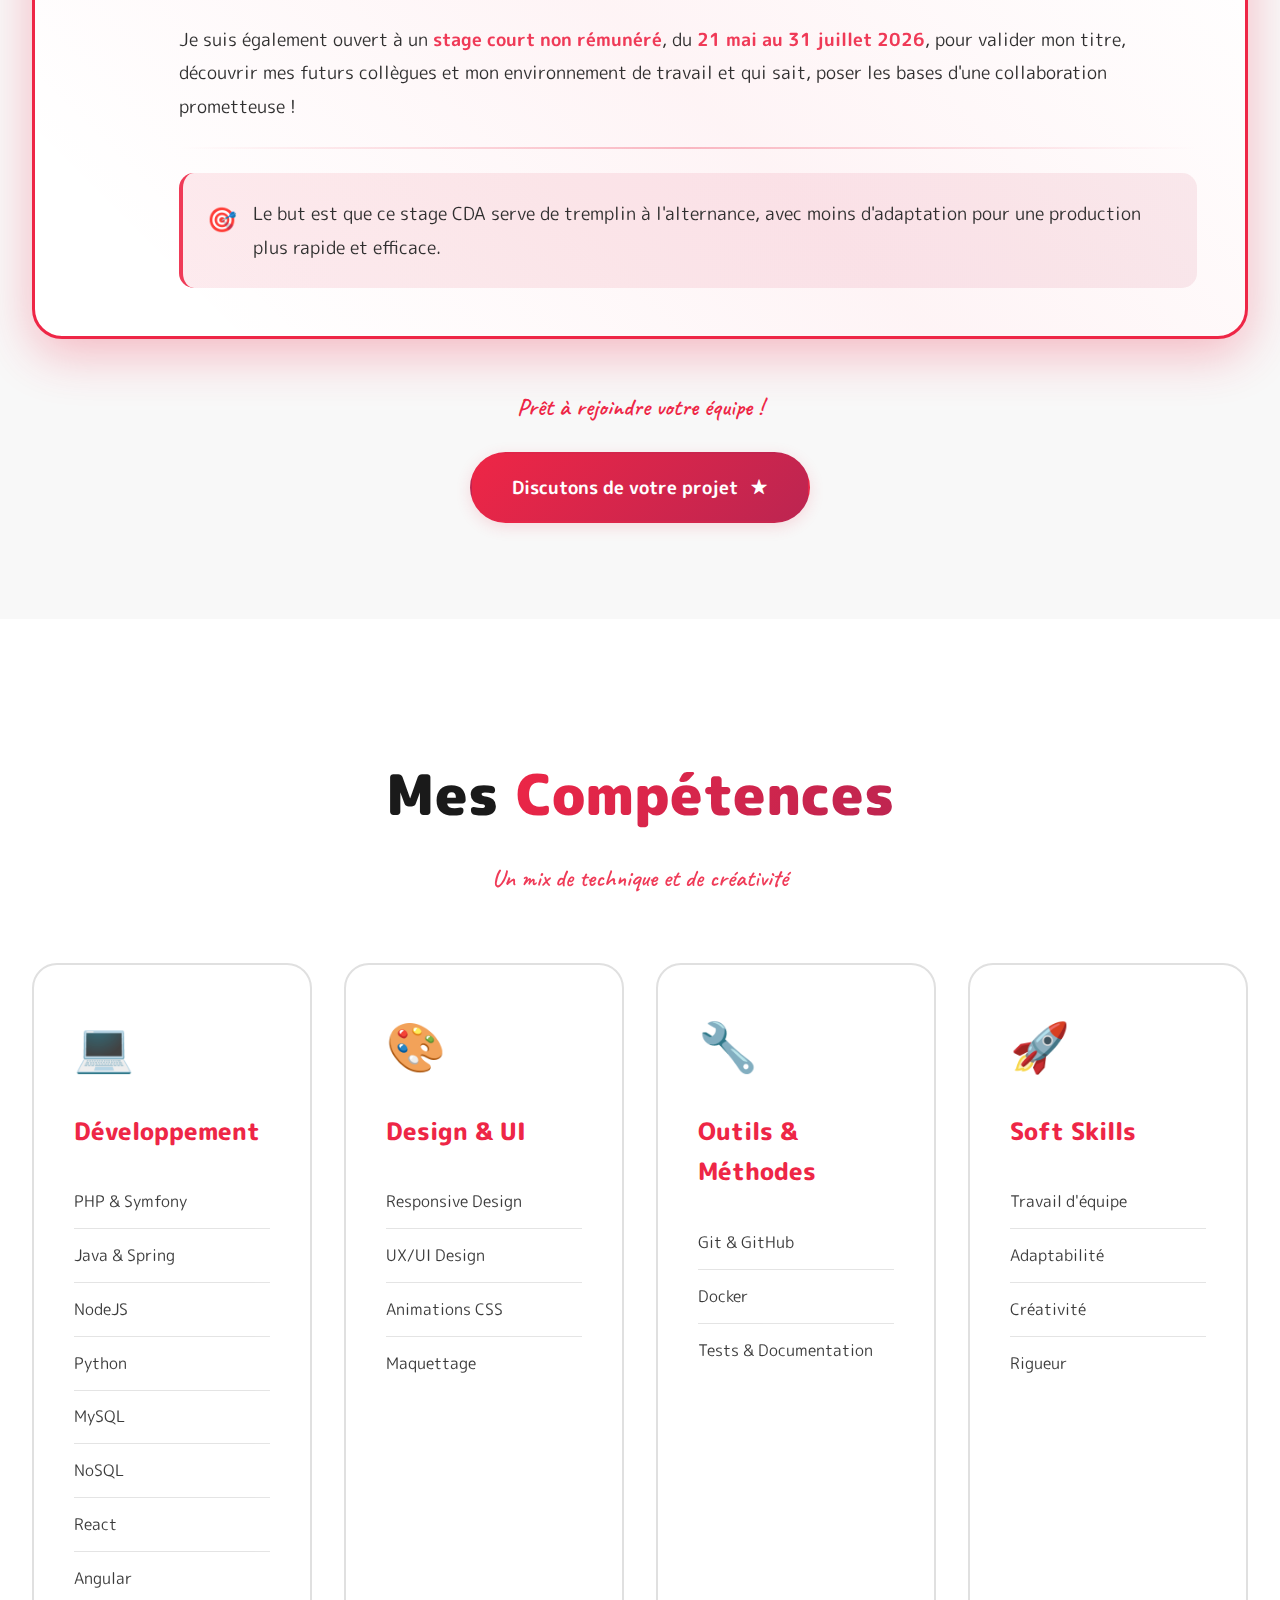
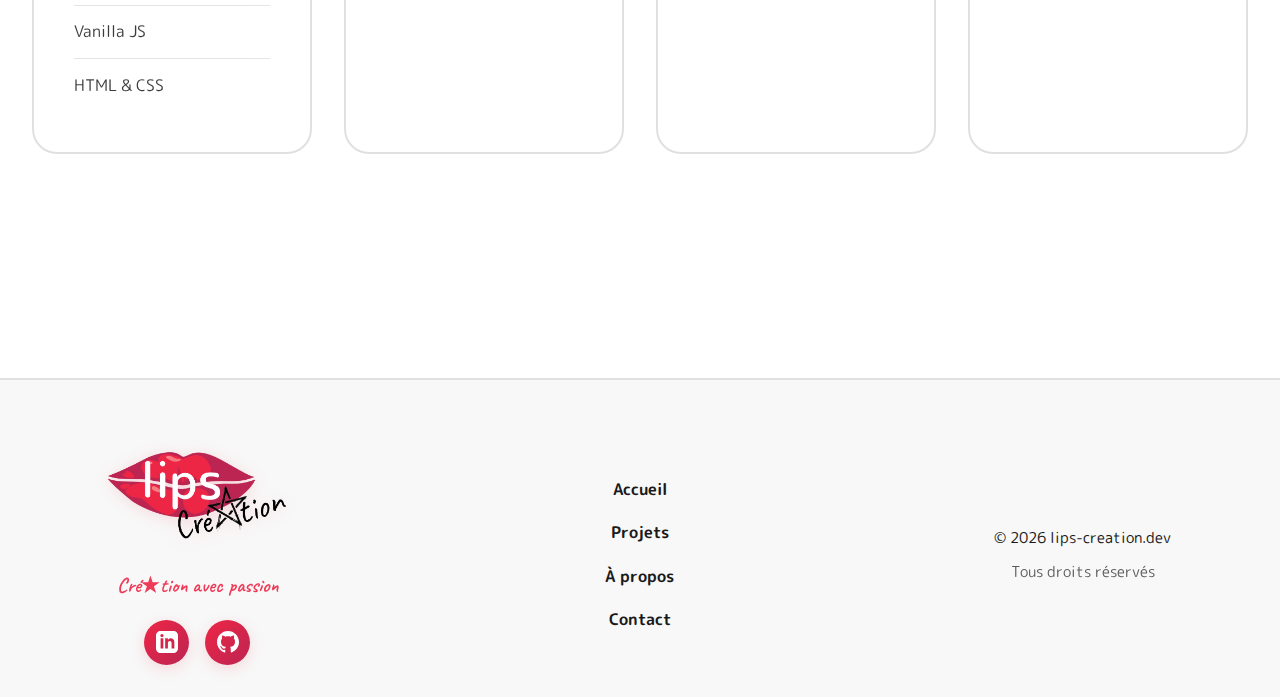
<file: a-propos.html>
<!DOCTYPE html>
<html lang="fr">
<head>
    <meta charset="UTF-8">
    <meta name="viewport" content="width=device-width, initial-scale=1.0">
    <meta name="description" content="À propos de Lips Création : développeur Full-Stack, ancien rugbyman reconverti. En formation CDA à l'AFPA, recherche stage (mai-juillet 2026) et alternance Master ENI (2 ans dès novembre 2026).">
    <title>À propos - Lips Création</title>
    <link rel="icon" type="png" href="./img/iconlips.png" />
    <link rel="stylesheet" href="css/style.css">
    <link rel="preconnect" href="https://fonts.googleapis.com">
    <link rel="preconnect" href="https://fonts.gstatic.com" crossorigin>
    <link href="https://fonts.googleapis.com/css2?family=M+PLUS+Rounded+1c:wght@300;400;500;700;800;900&family=Caveat:wght@400;500;600;700&display=swap" rel="stylesheet">
    <!-- Open Graph pour les réseaux sociaux -->
    <meta property="og:title" content="Lips Création - Conception & Développement d'Applications">
    <meta property="og:description" content="Développement Full-Stack - Créateur d'expériences digitales audacieuses et performantes">
    <meta property="og:image" content="https://lips-creation.dev/img/lips.png">
    <meta property="og:url" content="https://lips-creation.dev">
    <meta property="og:type" content="website">

    <!-- Twitter Card -->
    <meta name="twitter:card" content="summary_large_image">
    <meta name="twitter:title" content="Lips Création - Développement Full-Stack">
    <meta name="twitter:description" content="Conception & Développement d'Applications – Expériences digitales audacieuses">
    <meta name="twitter:image" content="https://lips-creation.dev/img/lips.png">

    <!-- Mots-clés -->
    <meta name="keywords" content="développeur Full-Stack, PHP, Symfony, React, JavaScript, conception application, portfolio développeur, alternance développeur, Bretagne, Saint-Brieuc, Lips Création">

    <!-- Auteur -->
    <meta name="author" content="Lips Création">
</head>
<body>
    <div class="noise-overlay"></div>
    
    <header class="header">
        <div class="header-content">
            <a href="index.html" class="logo">
                <img src="img/lips.png" alt="Lips Creation Logo" class="logo-img">
            </a>
            <nav class="nav">
                <ul>
                    <li><a href="index.html" class="nav-link">Accueil</a></li>
                    <li><a href="projets.html" class="nav-link">Projets</a></li>
                    <li><a href="a-propos.html" class="nav-link">À propos</a></li>
                    <li><a href="contact.html" class="nav-link">Contact</a></li>
                </ul>
            </nav>
            <div class="header-actions">
                <div class="social-links">
                    <a href="https://www.linkedin.com/in/lips-creation/" target="_blank" rel="noopener noreferrer" class="social-icon" aria-label="LinkedIn">
                        <svg xmlns="http://www.w3.org/2000/svg" width="24" height="24" viewBox="0 0 24 24" fill="currentColor">
                            <path d="M19 0h-14c-2.761 0-5 2.239-5 5v14c0 2.761 2.239 5 5 5h14c2.762 0 5-2.239 5-5v-14c0-2.761-2.238-5-5-5zm-11 19h-3v-11h3v11zm-1.5-12.268c-.966 0-1.75-.79-1.75-1.764s.784-1.764 1.75-1.764 1.75.79 1.75 1.764-.783 1.764-1.75 1.764zm13.5 12.268h-3v-5.604c0-3.368-4-3.113-4 0v5.604h-3v-11h3v1.765c1.396-2.586 7-2.777 7 2.476v6.759z"/>
                        </svg>
                    </a>
                    <a href="https://github.com/Lips-Myel" target="_blank" rel="noopener noreferrer" class="social-icon" aria-label="GitHub">
                        <svg xmlns="http://www.w3.org/2000/svg" width="24" height="24" viewBox="0 0 24 24" fill="currentColor">
                            <path d="M12 0c-6.626 0-12 5.373-12 12 0 5.302 3.438 9.8 8.207 11.387.599.111.793-.261.793-.577v-2.234c-3.338.726-4.033-1.416-4.033-1.416-.546-1.387-1.333-1.756-1.333-1.756-1.089-.745.083-.729.083-.729 1.205.084 1.839 1.237 1.839 1.237 1.07 1.834 2.807 1.304 3.492.997.107-.775.418-1.305.762-1.604-2.665-.305-5.467-1.334-5.467-5.931 0-1.311.469-2.381 1.236-3.221-.124-.303-.535-1.524.117-3.176 0 0 1.008-.322 3.301 1.23.957-.266 1.983-.399 3.003-.404 1.02.005 2.047.138 3.006.404 2.291-1.552 3.297-1.23 3.297-1.23.653 1.653.242 2.874.118 3.176.77.84 1.235 1.911 1.235 3.221 0 4.609-2.807 5.624-5.479 5.921.43.372.823 1.102.823 2.222v3.293c0 .319.192.694.801.576 4.765-1.589 8.199-6.086 8.199-11.386 0-6.627-5.373-12-12-12z"/>
                        </svg>
                    </a>
                </div>
                <button class="theme-toggle" id="themeToggle" aria-label="Changer de thème">
                    <span class="toggle-icon"></span>
                </button>
                <button class="mobile-menu-toggle" id="mobileMenuToggle" aria-label="Menu">
                    <span></span>
                    <span></span>
                    <span></span>
                </button>
            </div>
        </div>
    </header>

    <main>
        <section class="page-hero">
            <div class="container">
                <div class="page-hero-content">
                    <span class="page-tag signature">✦ Qui suis-je ?</span>
                    <h1 class="page-title">
                        À <span class="gradient-text">propos</span>
                    </h1>
                    <p class="page-subtitle">
                        Développeur passionné, rugbyman de cœur, créateur audacieux
                    </p>
                </div>
            </div>
        </section>

        <section class="about-intro">
            <div class="container">
                <div class="about-intro-content">
                    <div class="intro-text-block">
                        <h2 class="section-title">
                            Un <span class="gradient-text">parcours</span> unique
                        </h2>
                        <p class="intro-paragraph">
                            Du terrain de rugby au monde du développement, mon parcours est celui d'une reconversion 
                            audacieuse et réfléchie. Chaque ligne de code que j'écris porte en elle les valeurs 
                            forjées sur les terrains : <strong>rigueur, combativité, esprit d'équipe</strong> et 
                            <strong>goût de l'effort</strong>.
                        </p>
                        <p class="intro-paragraph">
                            Aujourd'hui, je mets cette énergie au service de projets digitaux <strong>créatifs</strong>, 
                            <strong>performants</strong> et <strong>audacieux</strong>, avec une touche d'originalité 
                            qui fait toute la différence.
                        </p>
                    </div>
                </div>
            </div>
        </section>

        <section class="about-journey">
            <div class="container">
                <div class="journey-wrapper">
                    <div class="journey-content">
                        <span class="journey-tag signature">🏉 Mon histoire</span>
                        <h2 class="journey-title">Parcours et <span class="gradient-text">Valeurs</span></h2>
                        
                        <div class="journey-story">
                            <p class="story-paragraph">
                                <strong>Ancien rugbyman</strong> avec <strong>15 ans de terrain</strong>, j'ai forgé 
                                une résilience à toute épreuve à travers ce sport, imprégné des valeurs essentielles 
                                qui le composent : <span class="highlight">respect</span>, 
                                <span class="highlight">humilité</span>, <span class="highlight">rigueur</span>, 
                                <span class="highlight">assiduité</span>, <span class="highlight">combativité</span>, 
                                <span class="highlight">pugnacité</span>, <span class="highlight">esprit collectif</span> 
                                et <span class="highlight">goût de l'effort</span>.
                            </p>

                            <p class="story-paragraph">
                                Pendant <strong>7 ans</strong>, j'ai transmis cette passion et ces principes à des jeunes 
                                en clubs, en écoles et en Instituts Médico-Éducatifs, de la Bretagne à la Martinique, 
                                m'ouvrant à des publics diversifiés, y compris ceux en situation de handicap.
                            </p>

                            <p class="story-paragraph">
                                Cet engagement m'a doté de <span class="highlight">patience</span>, 
                                d'<span class="highlight">adaptabilité</span> et d'<span class="highlight">acceptation 
                                des différences</span> qui enrichissent mon quotidien professionnel et personnel.
                            </p>
                        </div>

                        <div class="values-grid">
                            <div class="value-card">
                                <span class="value-icon">🤝</span>
                                <h4>Esprit d'équipe</h4>
                            </div>
                            <div class="value-card">
                                <span class="value-icon">💪</span>
                                <h4>Résilience</h4>
                            </div>
                            <div class="value-card">
                                <span class="value-icon">🎯</span>
                                <h4>Rigueur</h4>
                            </div>
                            <div class="value-card">
                                <span class="value-icon">🔥</span>
                                <h4>Passion</h4>
                            </div>
                        </div>
                    </div>

                    <div class="journey-visual">
                        <div class="visual-card rugby-card">
                            <div class="card-glossy"></div>
                            <div class="visual-content">
                                <span class="visual-icon">🏉</span>
                                <h3>15 ans</h3>
                                <p>de rugby</p>
                            </div>
                        </div>
                        <div class="visual-card code-card">
                            <div class="card-glossy"></div>
                            <div class="visual-content">
                                <span class="visual-icon">&lt;/&gt;</span>
                                <h3>Passion</h3>
                                <p>pour le code</p>
                            </div>
                        </div>
                    </div>
                </div>
            </div>
        </section>

        <section class="about-availability">
            <div class="container">
                <div class="availability-content">
                    <div class="availability-header">
                        <span class="section-tag signature">✦ Ma situation</span>
                        <h2 class="section-title">
                            <span class="gradient-text">Disponibilité</span> & Recherche
                        </h2>
                    </div>

                    <div class="availability-banner-large">
                        <span class="banner-icon-large">★</span>
                        <div class="banner-content-large">
                            <h3 class="banner-title signature">En formation et à la recherche d'une alternance</h3>
                            <div class="banner-text">
                                <p>
                                    Actuellement en formation pour obtenir mon titre de <strong>Concepteur Développeur 
                                    d'Applications</strong> à l'<strong>AFPA de Saint-Brieuc</strong>, et déjà admis 
                                    au <strong>Master EADL de l'ENI</strong> à partir de novembre, je recherche une 
                                    <strong>alternance de 2 ans</strong> débutant cet automne, avec un rythme de 
                                    <strong>6 semaines en entreprise pour 1 à 2 semaines de cours</strong>.
                                </p>

                                <div class="divider"></div>

                                <p>
                                    Je suis également ouvert à un <strong>stage court non rémunéré</strong>, du 
                                    <strong>21 mai au 31 juillet 2026</strong>, pour valider mon titre, découvrir 
                                    mes futurs collègues et mon environnement de travail et qui sait, poser les bases 
                                    d'une collaboration prometteuse !
                                </p>

                                <div class="divider"></div>

                                <p class="banner-highlight">
                                    <span class="highlight-icon">🎯</span>
                                    Le but est que ce stage CDA serve de tremplin à l'alternance, avec moins d'adaptation 
                                    pour une production plus rapide et efficace.
                                </p>
                            </div>
                        </div>
                    </div>

                    <div class="availability-cta">
                        <p class="cta-text signature">Prêt à rejoindre votre équipe !</p>
                        <a href="contact.html" class="btn btn-primary btn-large">
                            <span class="btn-text">Discutons de votre projet</span>
                            <span class="btn-icon">★</span>
                        </a>
                    </div>
                </div>
            </div>
        </section>

        <section class="about-skills">
            <div class="container">
                <div class="skills-header">
                    <h2 class="section-title">
                        Mes <span class="gradient-text">Compétences</span>
                    </h2>
                    <p class="section-subtitle signature">Un mix de technique et de créativité</p>
                </div>

                <div class="skills-categories">
                    <div class="skill-category">
                        <div class="category-icon">💻</div>
                        <h3 class="category-title">Développement</h3>
                        <ul class="skills-list">
                            <!-- Back-end -->
                            <li>PHP & Symfony</li>
                            <li>Java & Spring</li>
                            <li>NodeJS</li>
                            <li>Python</li>
                            <!-- Bases de données -->
                            <li>MySQL</li>
                            <li>NoSQL</li>
                            <!-- Front-end -->
                            <li>React</li>
                            <li>Angular</li>
                            <li>Vanilla JS</li>
                            <li>HTML & CSS</li>
                        </ul>
                    </div>

                    <div class="skill-category">
                        <div class="category-icon">🎨</div>
                        <h3 class="category-title">Design & UI</h3>
                        <ul class="skills-list">
                            <li>Responsive Design</li>
                            <li>UX/UI Design</li>
                            <li>Animations CSS</li>
                            <li>Maquettage</li>
                        </ul>
                    </div>

                    <div class="skill-category">
                        <div class="category-icon">🔧</div>
                        <h3 class="category-title">Outils & Méthodes</h3>
                        <ul class="skills-list">
                            <li>Git & GitHub</li>
                            <li>Docker</li>
                            <li>Tests & Documentation</li>
                        </ul>
                    </div>

                    <div class="skill-category">
                        <div class="category-icon">🚀</div>
                        <h3 class="category-title">Soft Skills</h3>
                        <ul class="skills-list">
                            <li>Travail d'équipe</li>
                            <li>Adaptabilité</li>
                            <li>Créativité</li>
                            <li>Rigueur</li>
                        </ul>
                    </div>
                </div>
            </div>
        </section>
    </main>

    <footer class="footer">
        <div class="footer-content">
            <div class="footer-brand">
                <img src="img/lips.png" alt="Lips Creation" class="footer-logo">
                <p class="footer-tagline signature">Cré★tion avec passion</p>
                <div class="footer-social">
                    <a href="https://www.linkedin.com/in/lips-creation/" target="_blank" rel="noopener noreferrer" class="footer-social-icon" aria-label="LinkedIn">
                        <svg xmlns="http://www.w3.org/2000/svg" width="24" height="24" viewBox="0 0 24 24" fill="currentColor">
                            <path d="M19 0h-14c-2.761 0-5 2.239-5 5v14c0 2.761 2.239 5 5 5h14c2.762 0 5-2.239 5-5v-14c0-2.761-2.238-5-5-5zm-11 19h-3v-11h3v11zm-1.5-12.268c-.966 0-1.75-.79-1.75-1.764s.784-1.764 1.75-1.764 1.75.79 1.75 1.764-.783 1.764-1.75 1.764zm13.5 12.268h-3v-5.604c0-3.368-4-3.113-4 0v5.604h-3v-11h3v1.765c1.396-2.586 7-2.777 7 2.476v6.759z"/>
                        </svg>
                    </a>
                    <a href="https://github.com/Lips-Myel" target="_blank" rel="noopener noreferrer" class="footer-social-icon" aria-label="GitHub">
                        <svg xmlns="http://www.w3.org/2000/svg" width="24" height="24" viewBox="0 0 24 24" fill="currentColor">
                            <path d="M12 0c-6.626 0-12 5.373-12 12 0 5.302 3.438 9.8 8.207 11.387.599.111.793-.261.793-.577v-2.234c-3.338.726-4.033-1.416-4.033-1.416-.546-1.387-1.333-1.756-1.333-1.756-1.089-.745.083-.729.083-.729 1.205.084 1.839 1.237 1.839 1.237 1.07 1.834 2.807 1.304 3.492.997.107-.775.418-1.305.762-1.604-2.665-.305-5.467-1.334-5.467-5.931 0-1.311.469-2.381 1.236-3.221-.124-.303-.535-1.524.117-3.176 0 0 1.008-.322 3.301 1.23.957-.266 1.983-.399 3.003-.404 1.02.005 2.047.138 3.006.404 2.291-1.552 3.297-1.23 3.297-1.23.653 1.653.242 2.874.118 3.176.77.84 1.235 1.911 1.235 3.221 0 4.609-2.807 5.624-5.479 5.921.43.372.823 1.102.823 2.222v3.293c0 .319.192.694.801.576 4.765-1.589 8.199-6.086 8.199-11.386 0-6.627-5.373-12-12-12z"/>
                        </svg>
                    </a>
                </div>
            </div>
            <nav class="footer-nav">
                <a href="index.html">Accueil</a>
                <a href="projets.html">Projets</a>
                <a href="a-propos.html">À propos</a>
                <a href="contact.html">Contact</a>
            </nav>
            <div class="footer-info">
                <p>&copy; 2026 lips-creation.dev</p>
                <p class="footer-rights">Tous droits réservés</p>
            </div>
        </div>
    </footer>

    <script src="js/script.js"></script>
</body>
</html>
</file>
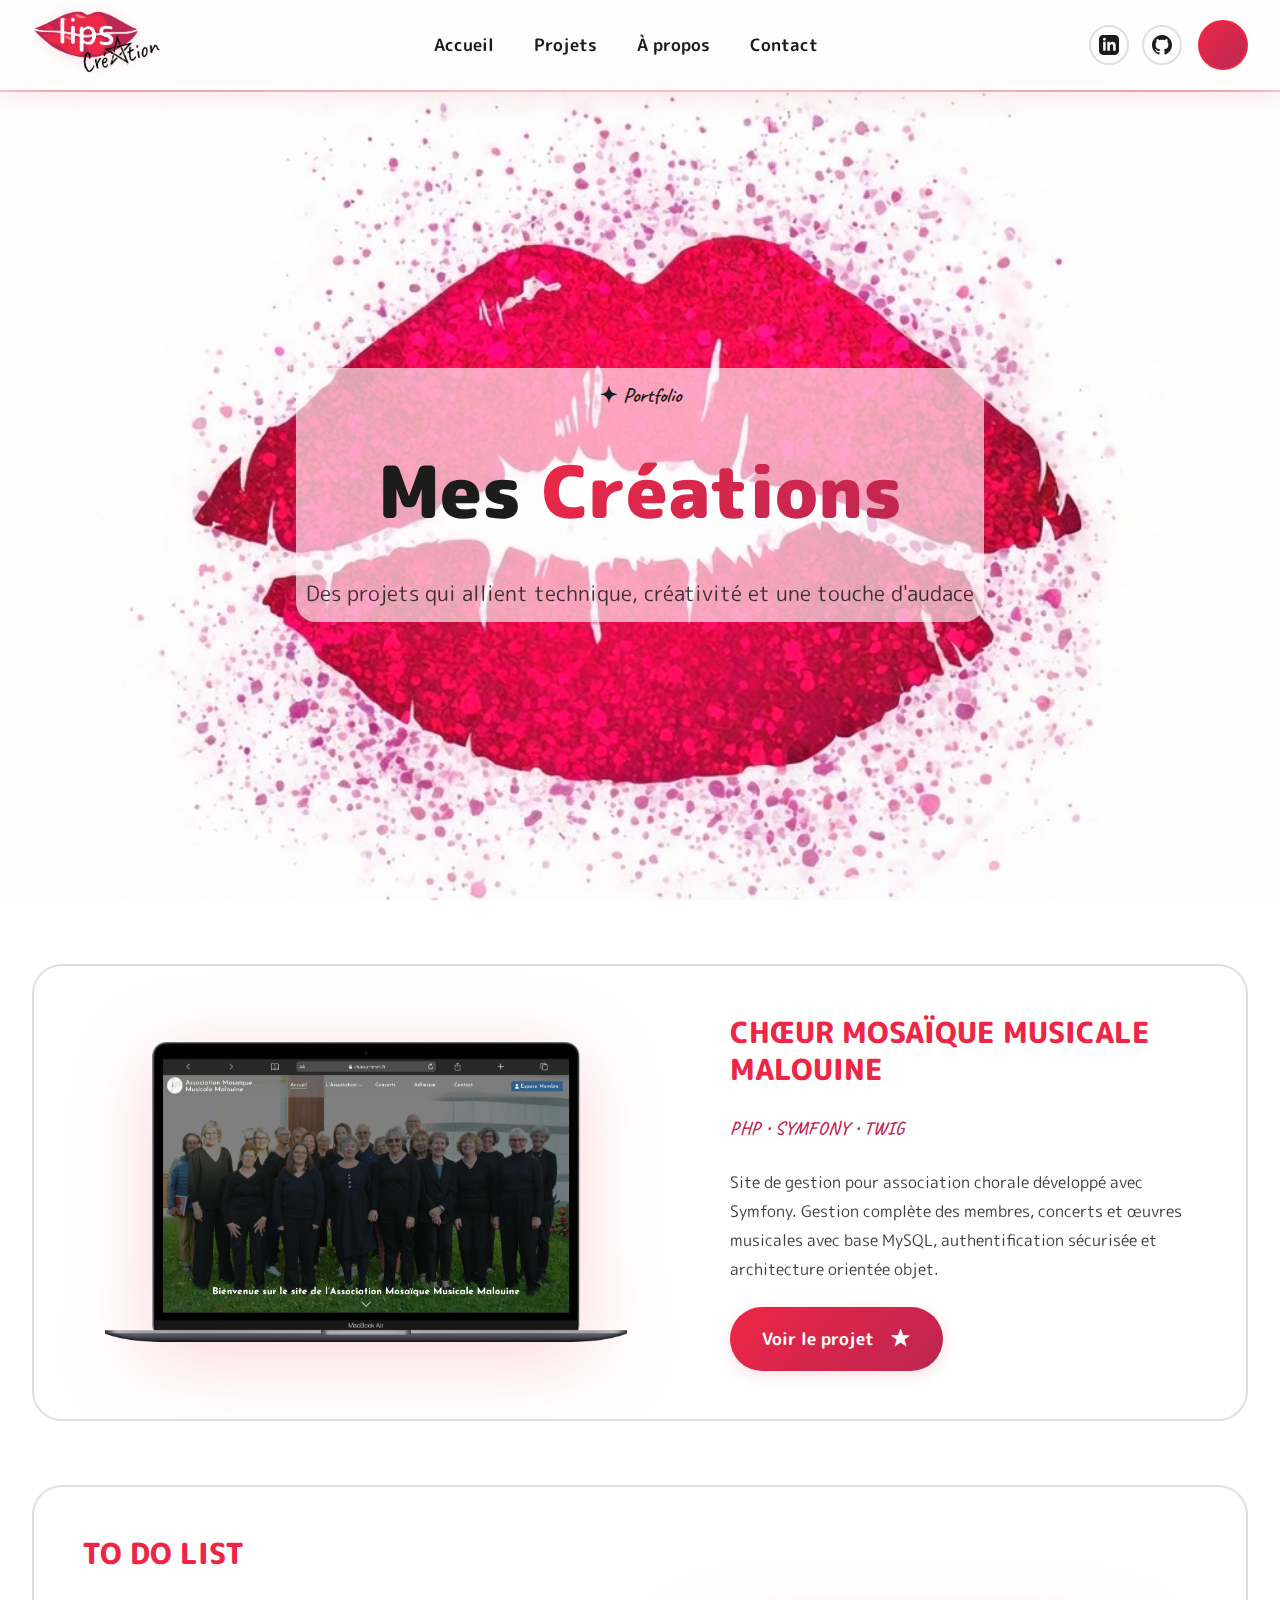
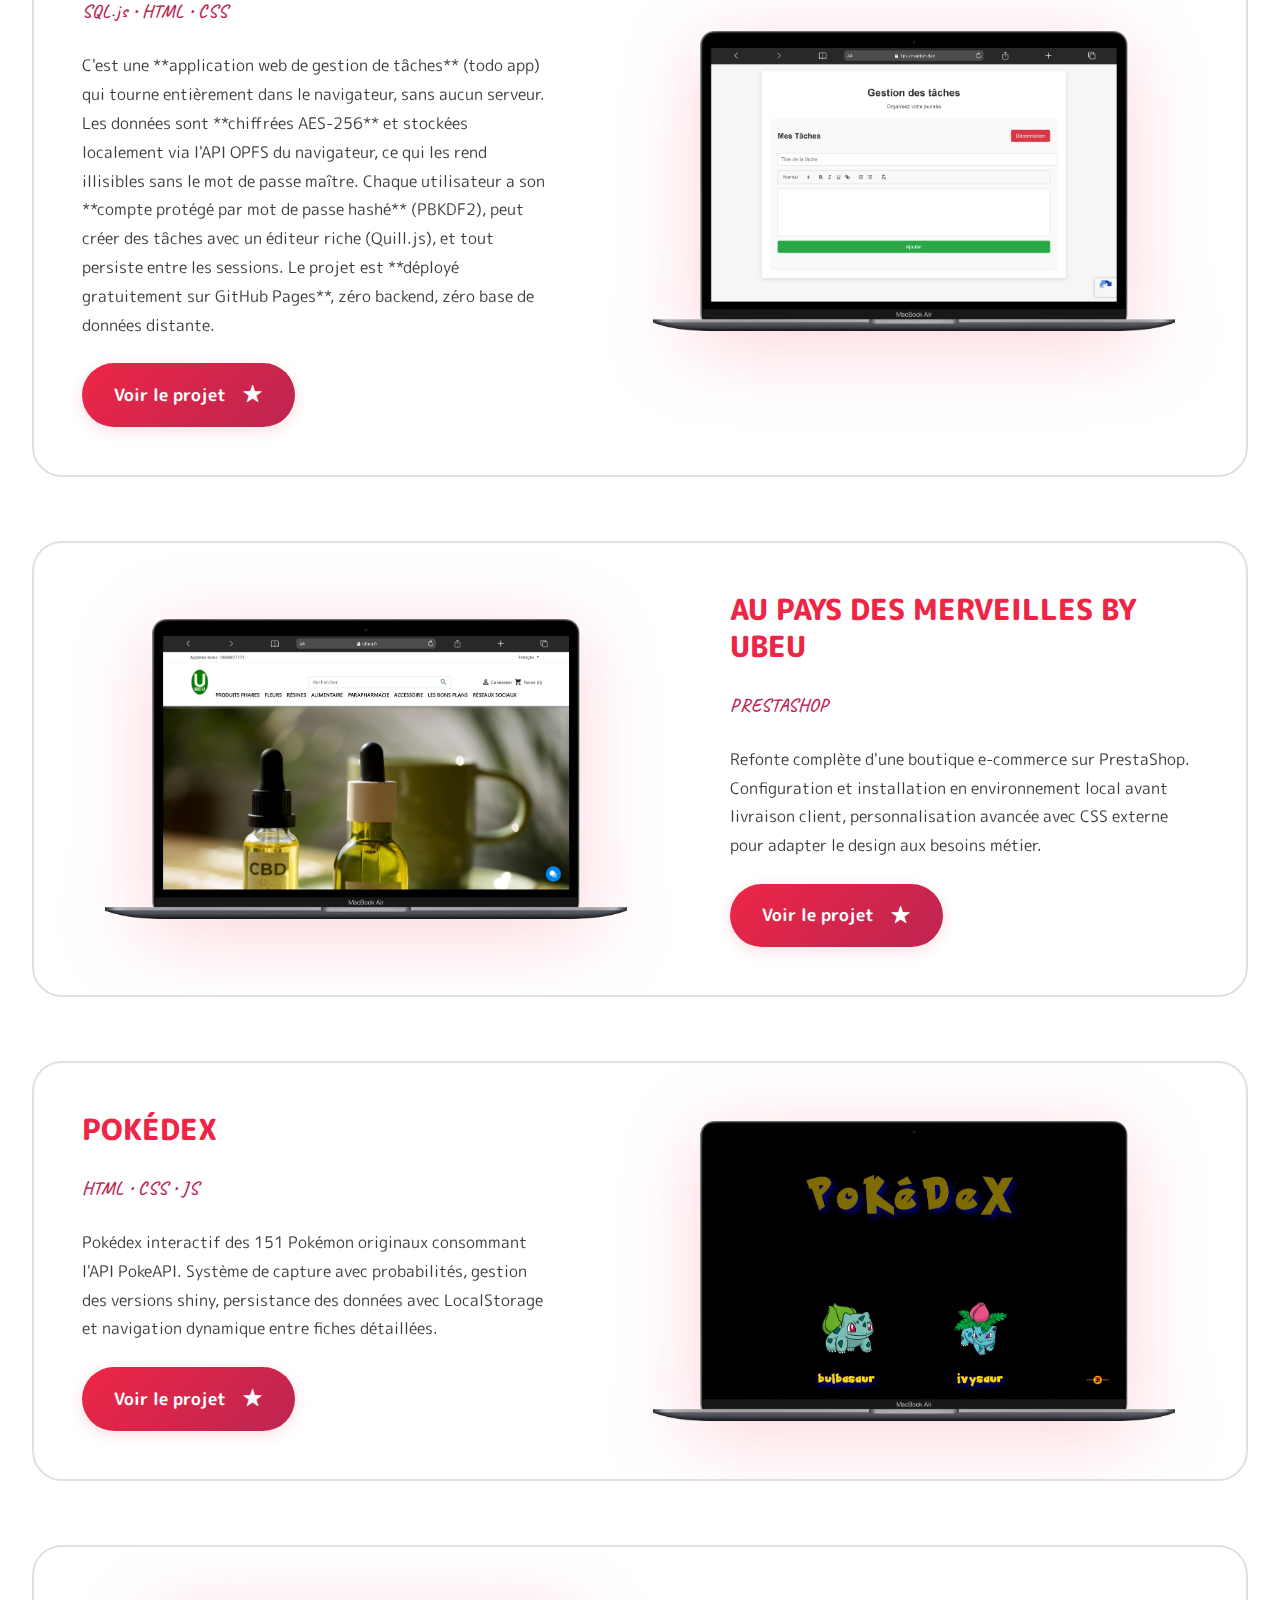
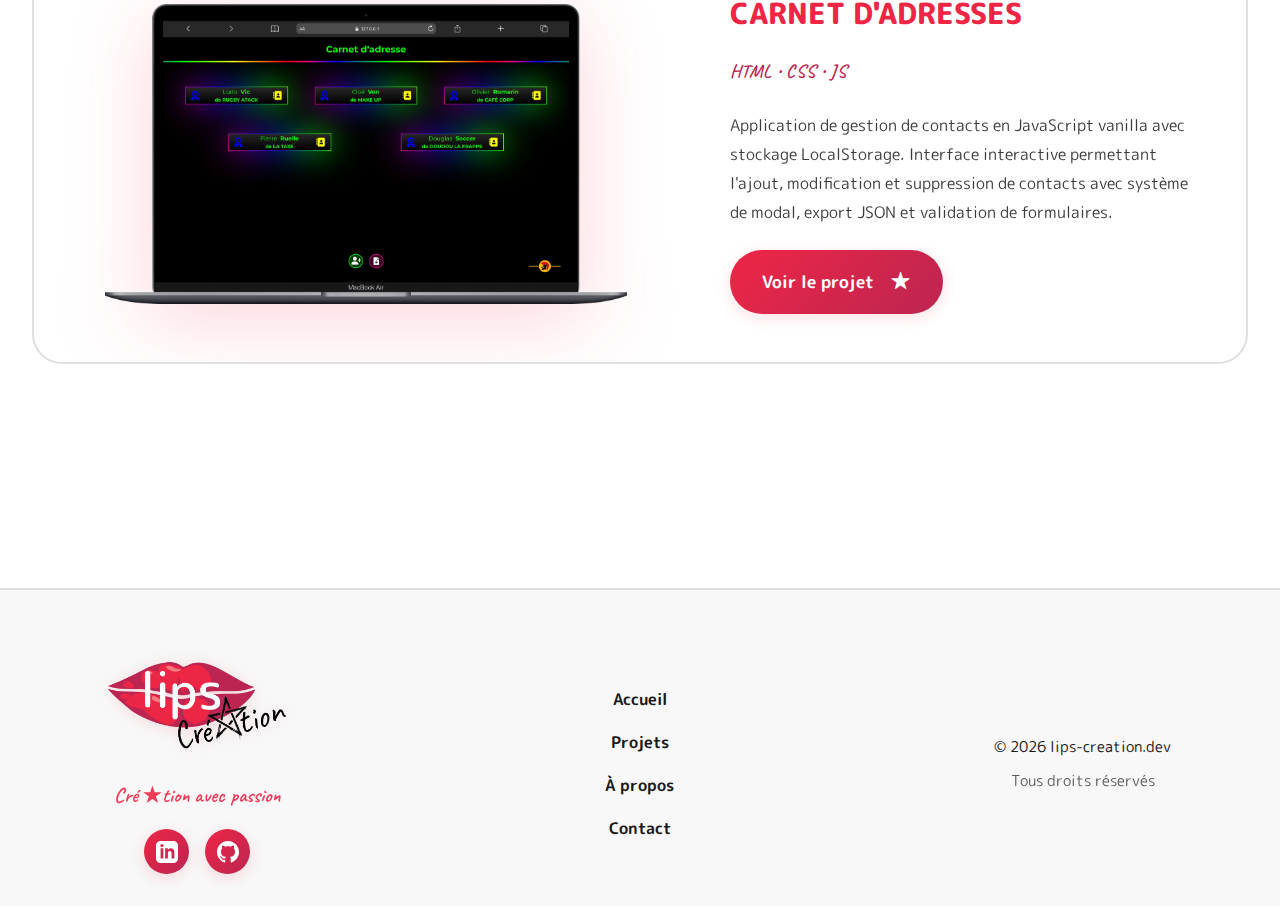
<file: projets.html>
<!DOCTYPE html>
<html lang="fr">
<head>
    <!-- Meta essentiels -->
    <meta charset="UTF-8">
    <meta name="viewport" content="width=device-width, initial-scale=1.0">
    <meta http-equiv="X-UA-Compatible" content="IE=edge">
    
    <!-- Title optimisé SEO -->
    <title>Projets Web Full-Stack | Java Spring PHP Symfony React Angular | Lips Création</title>
    
    <!-- Meta description optimisée -->
    <meta name="description" content="Portfolio de projets Full-Stack : Java Spring, PHP Symfony, Node.js, React, Angular. Sites web, applications e-commerce, API REST, bases SQL/NoSQL. Rennes, Bretagne.">
    
    <!-- Favicons classiques -->
    <link rel="icon" href="favicon.ico" sizes="any">
    <link rel="icon" type="image/png" sizes="32x32" href="icons/icon-32x32.png">
    <link rel="icon" type="image/png" sizes="16x16" href="icons/icon-16x16.png">

    <!-- Apple (iPhone/iPad/macOS) -->
    <link rel="apple-touch-icon" sizes="180x180" href="icons/icon-180x180.png">

    <!-- PWA (Android/Chrome/Edge/Firefox etc.) -->
    <link rel="manifest" href="site.webmanifest">
    <meta name="theme-color" content="#ee2646">

    <!-- Windows (tuiles) -->
    <meta name="msapplication-config" content="browserconfig.xml">
    <meta name="msapplication-TileColor" content="#ee2646">

    <!-- Canonical URL -->
    <link rel="canonical" href="https://lips-creation.dev/projets.html">
    
    <!-- Mots-clés optimisés -->
    <meta name="keywords" content="portfolio développeur, projets Java Spring, projets PHP Symfony, projets Node.js, projets React, projets Angular, e-commerce PrestaShop, applications web, API REST, SQL NoSQL, développeur Rennes, Lips Création, portfolio full-stack, projets Bretagne">
    
    <!-- Auteur et copyright -->
    <meta name="author" content="Lips Création - Développeur Full-Stack">
    <meta name="copyright" content="Lips Création 2026">
    <meta name="robots" content="index, follow, max-snippet:-1, max-image-preview:large">
    
    <!-- Open Graph optimisé -->
    <meta property="og:locale" content="fr_FR">
    <meta property="og:type" content="website">
    <meta property="og:site_name" content="Lips Création">
    <meta property="og:title" content="Portfolio Projets Full-Stack | Java PHP Node.js React Angular">
    <meta property="og:description" content="Découvrez mes projets : Java Spring, PHP Symfony, Node.js, React, Angular. Sites web, e-commerce, applications SQL/NoSQL. Portfolio créatif et technique.">
    <meta property="og:url" content="https://lips-creation.dev/projets.html">
    <meta property="og:image" content="https://lips-creation.dev/img/lips-og-projets.jpg">
    <meta property="og:image:width" content="1200">
    <meta property="og:image:height" content="630">
    <meta property="og:image:alt" content="Portfolio Projets Lips Création - Développeur Full-Stack">
    
    <!-- Twitter Card optimisé -->
    <meta name="twitter:card" content="summary_large_image">
    <meta name="twitter:site" content="@lipscreation">
    <meta name="twitter:creator" content="@lipscreation">
    <meta name="twitter:title" content="Portfolio Projets Full-Stack | Java PHP Node.js React Angular">
    <meta name="twitter:description" content="Projets web audacieux : Java Spring, PHP Symfony, Node.js, React, Angular, e-commerce, SQL/NoSQL. Portfolio développeur Rennes.">
    <meta name="twitter:image" content="https://lips-creation.dev/img/lips-og-projets.jpg">
    <meta name="twitter:image:alt" content="Portfolio Projets Lips Création">
    
    <!-- Geo localisation -->
    <meta name="geo.region" content="FR-BRE">
    <meta name="geo.placename" content="Rennes">
    <meta name="geo.position" content="48.1173;-1.6778">
    <meta name="ICBM" content="48.1173, -1.6778">
    
    <!-- Schema.org - ItemList pour les projets -->
    <script type="application/ld+json">
    {
      "@context": "https://schema.org",
      "@type": "CollectionPage",
      "name": "Portfolio Projets Full-Stack",
      "description": "Collection de projets web développés avec Java Spring, PHP Symfony, Node.js, React, Angular et bases SQL/NoSQL",
      "url": "https://lips-creation.dev/projets.html",
      "author": {
        "@type": "Person",
        "name": "Lips Création",
        "url": "https://lips-creation.dev",
        "jobTitle": "Développeur Full-Stack"
      },
      "inLanguage": "fr-FR",
      "isPartOf": {
        "@type": "WebSite",
        "name": "Lips Création",
        "url": "https://lips-creation.dev"
      }
    }
    </script>
    
    <!-- Schema.org - CreativeWork pour portfolio -->
    <script type="application/ld+json">
    {
      "@context": "https://schema.org",
      "@type": "CreativeWork",
      "name": "Portfolio Développeur Full-Stack",
      "description": "Portfolio de projets web : Java Spring, PHP Symfony, Node.js, React, Angular, PrestaShop, SQL, NoSQL",
      "author": {
        "@type": "Person",
        "name": "Lips Création",
        "url": "https://lips-creation.dev"
      },
      "about": [
        {
          "@type": "Thing",
          "name": "Développement Java Spring"
        },
        {
          "@type": "Thing",
          "name": "Développement PHP Symfony"
        },
        {
          "@type": "Thing",
          "name": "Développement Node.js"
        },
        {
          "@type": "Thing",
          "name": "Développement React"
        },
        {
          "@type": "Thing",
          "name": "Développement Angular"
        },
        {
          "@type": "Thing",
          "name": "E-commerce PrestaShop"
        },
        {
          "@type": "Thing",
          "name": "Bases de données SQL"
        },
        {
          "@type": "Thing",
          "name": "Bases de données NoSQL"
        }
      ],
      "keywords": "portfolio, développeur full-stack, Java Spring, PHP Symfony, Node.js, React, Angular, SQL, NoSQL, e-commerce",
      "license": "https://creativecommons.org/licenses/by-nc-sa/4.0/"
    }
    </script>
    
    <!-- BreadcrumbList Schema -->
    <script type="application/ld+json">
    {
      "@context": "https://schema.org",
      "@type": "BreadcrumbList",
      "itemListElement": [
        {
          "@type": "ListItem",
          "position": 1,
          "name": "Accueil",
          "item": "https://lips-creation.dev/"
        },
        {
          "@type": "ListItem",
          "position": 2,
          "name": "Projets",
          "item": "https://lips-creation.dev/projets.html"
        }
      ]
    }
    </script>
    
    <!-- Preconnect pour optimiser les performances -->
    <link rel="preconnect" href="https://fonts.googleapis.com">
    <link rel="preconnect" href="https://fonts.gstatic.com" crossorigin>
    <link rel="dns-prefetch" href="https://fonts.googleapis.com">
    
    <!-- Fonts optimisées -->
    <link href="https://fonts.googleapis.com/css2?family=M+PLUS+Rounded+1c:wght@300;400;500;700;800;900&family=Caveat:wght@400;500;600;700&display=swap" rel="stylesheet">
    
    <!-- Preload CSS -->
    <link rel="preload" href="css/style.css" as="style">
    <link rel="stylesheet" href="css/style.css">
    
    <!-- Theme color -->
    <meta name="theme-color" content="#ee2646">
    <meta name="msapplication-TileColor" content="#ee2646">
</head>
<body>
    <div class="noise-overlay"></div>
    
    <header class="header">
        <div class="header-content">
            <a href="index.html" class="logo">
                <img src="img/lips-creation-black.png" alt="Lips Creation Logo" class="logo-img">
            </a>
            <nav class="nav" aria-label="Navigation principale">
                <ul>
                    <li><a href="index.html" class="nav-link">Accueil</a></li>
                    <li><a href="projets.html" class="nav-link">Projets</a></li>
                    <li><a href="a-propos.html" class="nav-link">À propos</a></li>
                    <li><a href="contact.html" class="nav-link">Contact</a></li>
                </ul>
                <div class="mobile-social-links">
                    <a href="https://www.linkedin.com/in/lips-creation/" target="_blank" rel="noopener noreferrer" class="mobile-social-icon" aria-label="LinkedIn">
                        <svg xmlns="http://www.w3.org/2000/svg" width="24" height="24" viewBox="0 0 24 24" fill="currentColor">
                            <path d="M19 0h-14c-2.761 0-5 2.239-5 5v14c0 2.761 2.239 5 5 5h14c2.762 0 5-2.239 5-5v-14c0-2.761-2.238-5-5-5zm-11 19h-3v-11h3v11zm-1.5-12.268c-.966 0-1.75-.79-1.75-1.764s.784-1.764 1.75-1.764 1.75.79 1.75 1.764-.783 1.764-1.75 1.764zm13.5 12.268h-3v-5.604c0-3.368-4-3.113-4 0v5.604h-3v-11h3v1.765c1.396-2.586 7-2.777 7 2.476v6.759z"/>
                        </svg>
                    </a>
                    <a href="https://github.com/Lips-Myel" target="_blank" rel="noopener noreferrer" class="mobile-social-icon" aria-label="GitHub">
                        <svg xmlns="http://www.w3.org/2000/svg" width="24" height="24" viewBox="0 0 24 24" fill="currentColor">
                            <path d="M12 0c-6.626 0-12 5.373-12 12 0 5.302 3.438 9.8 8.207 11.387.599.111.793-.261.793-.577v-2.234c-3.338.726-4.033-1.416-4.033-1.416-.546-1.387-1.333-1.756-1.333-1.756-1.089-.745.083-.729.083-.729 1.205.084 1.839 1.237 1.839 1.237 1.07 1.834 2.807 1.304 3.492.997.107-.775.418-1.305.762-1.604-2.665-.305-5.467-1.334-5.467-5.931 0-1.311.469-2.381 1.236-3.221-.124-.303-.535-1.524.117-3.176 0 0 1.008-.322 3.301 1.23.957-.266 1.983-.399 3.003-.404 1.02.005 2.047.138 3.006.404 2.291-1.552 3.297-1.23 3.297-1.23.653 1.653.242 2.874.118 3.176.77.84 1.235 1.911 1.235 3.221 0 4.609-2.807 5.624-5.479 5.921.43.372.823 1.102.823 2.222v3.293c0 .319.192.694.801.576 4.765-1.589 8.199-6.086 8.199-11.386 0-6.627-5.373-12-12-12z"/>
                        </svg>
                    </a>
                </div>
            </nav>
            <div class="header-actions">
                <div class="social-links">
                    <a href="https://www.linkedin.com/in/lips-creation/" target="_blank" rel="noopener noreferrer" class="social-icon" aria-label="LinkedIn">
                        <svg xmlns="http://www.w3.org/2000/svg" width="24" height="24" viewBox="0 0 24 24" fill="currentColor">
                            <path d="M19 0h-14c-2.761 0-5 2.239-5 5v14c0 2.761 2.239 5 5 5h14c2.762 0 5-2.239 5-5v-14c0-2.761-2.238-5-5-5zm-11 19h-3v-11h3v11zm-1.5-12.268c-.966 0-1.75-.79-1.75-1.764s.784-1.764 1.75-1.764 1.75.79 1.75 1.764-.783 1.764-1.75 1.764zm13.5 12.268h-3v-5.604c0-3.368-4-3.113-4 0v5.604h-3v-11h3v1.765c1.396-2.586 7-2.777 7 2.476v6.759z"/>
                        </svg>
                    </a>
                    <a href="https://github.com/Lips-Myel" target="_blank" rel="noopener noreferrer" class="social-icon" aria-label="GitHub">
                        <svg xmlns="http://www.w3.org/2000/svg" width="24" height="24" viewBox="0 0 24 24" fill="currentColor">
                            <path d="M12 0c-6.626 0-12 5.373-12 12 0 5.302 3.438 9.8 8.207 11.387.599.111.793-.261.793-.577v-2.234c-3.338.726-4.033-1.416-4.033-1.416-.546-1.387-1.333-1.756-1.333-1.756-1.089-.745.083-.729.083-.729 1.205.084 1.839 1.237 1.839 1.237 1.07 1.834 2.807 1.304 3.492.997.107-.775.418-1.305.762-1.604-2.665-.305-5.467-1.334-5.467-5.931 0-1.311.469-2.381 1.236-3.221-.124-.303-.535-1.524.117-3.176 0 0 1.008-.322 3.301 1.23.957-.266 1.983-.399 3.003-.404 1.02.005 2.047.138 3.006.404 2.291-1.552 3.297-1.23 3.297-1.23.653 1.653.242 2.874.118 3.176.77.84 1.235 1.911 1.235 3.221 0 4.609-2.807 5.624-5.479 5.921.43.372.823 1.102.823 2.222v3.293c0 .319.192.694.801.576 4.765-1.589 8.199-6.086 8.199-11.386 0-6.627-5.373-12-12-12z"/>
                        </svg>
                    </a>
                </div>
                <button class="theme-toggle" id="themeToggle" aria-label="Changer de thème">
                    <span class="toggle-icon"></span>
                </button>
                <button class="mobile-menu-toggle" id="mobileMenuToggle" aria-label="Menu">
                    <span></span>
                    <span></span>
                    <span></span>
                </button>
            </div>
        </div>
    </header>

    <main>
        <section class="page-hero">
            <div class="container container-hero">
                <div class="page-hero-content">
                    <span class="page-tag signature">✦ Portfolio</span>
                    <h1 class="page-title">
                        Mes <span class="gradient-text">Créations</span>
                    </h1>
                    <p class="page-subtitle">
                        Des projets qui allient technique, créativité et une touche d'audace
                    </p>
                </div>
            </div>
        </section>

                <section class="projects-showcase">
            <div class="container">
                <div class="projects-showcase-grid">
                    <article class="showcase-card">
                        <div class="showcase-preview">
                            <div class="img-container">
                                <img src="./img/Macbook-Air-choeurmmm.fr.webp" alt="CHŒUR MOSAÏQUE MUSICALE MALOUINE"></img>
                                <div class="img-overlay">
                                    <a href="https://choeurmmm.fr/" target="_blank" class="preview-link">
                                        <span class="link-text">Visiter le site</span>
                                        <span class="link-icon">↗</span>
                                    </a>
                                </div>
                            </div>
                        </div>
                        <div class="showcase-info">
                            <h3 class="showcase-title">CHŒUR MOSAÏQUE MUSICALE MALOUINE</h3>
                            <div class="showcase-tech signature">PHP • SYMFONY • TWIG</div>
                            <p class="showcase-description">
                                Site de gestion pour association chorale développé avec Symfony.
                                Gestion complète des membres, concerts et œuvres musicales avec base MySQL,
                                authentification sécurisée et architecture orientée objet.
                            </p>
                            <a href="https://choeurmmm.fr/" target="_blank" class="showcase-btn">
                                <span>Voir le projet</span>
                                <span class="btn-icon">★</span>
                            </a>
                        </div>
                        <div class="card-shine"></div>
                    </article>

                    <article class="showcase-card">
                        <div class="showcase-preview">
                            <div class="img-container">
                                <img src="./img/Macbook-Air-todolist.webp" title="TO DO LIST" loading="lazy"></img>
                                <div class="img-overlay">
                                    <a href="./todolist/" target="_blank" class="preview-link">
                                        <span class="link-text">Visiter le site</span>
                                        <span class="link-icon">↗</span>
                                    </a>
                                </div>
                            </div>
                        </div>
                        <div class="showcase-info">
                            <h3 class="showcase-title">TO DO LIST</h3>
                            <div class="showcase-tech signature">SQL.js • HTML • CSS</div>
                            <p class="showcase-description">
                                C'est une **application web de gestion de tâches** (todo app) qui tourne entièrement dans le navigateur, sans aucun serveur.

                                Les données sont **chiffrées AES-256** et stockées localement via l'API OPFS du navigateur, 
                                ce qui les rend illisibles sans le mot de passe maître.

                                Chaque utilisateur a son **compte protégé par mot de passe hashé** (PBKDF2), 
                                peut créer des tâches avec un éditeur riche (Quill.js), et tout persiste entre les sessions.

                                Le projet est **déployé gratuitement sur GitHub Pages**, zéro backend, zéro base de données distante.
                            </p>
                            <a href="./todolist/" target="_blank" class="showcase-btn">
                                <span>Voir le projet</span>
                                <span class="btn-icon">★</span>
                            </a>
                        </div>
                        <div class="card-shine"></div>
                    </article>

                    <article class="showcase-card">
                        <div class="showcase-preview">
                            <div class="img-container">
                                <img src="./img/Macbook-Air-ubeu.fr.webp" alt="AU PAYS DES MERVEILLES BY UBEU"></img>
                                <div class="img-overlay">
                                    <a href="https://ubeu.fr/" target="_blank" class="preview-link">
                                        <span class="link-text">Visiter le site</span>
                                        <span class="link-icon">↗</span>
                                    </a>
                                </div>
                            </div>
                        </div>
                        <div class="showcase-info">
                            <h3 class="showcase-title">AU PAYS DES MERVEILLES BY UBEU</h3>
                            <div class="showcase-tech signature">PRESTASHOP</div>
                            <p class="showcase-description">
                                Refonte complète d'une boutique e-commerce sur PrestaShop.
                                Configuration et installation en environnement local avant livraison client,
                                personnalisation avancée avec CSS externe pour adapter le design aux besoins métier.
                            </p>
                            <a href="https://ubeu.fr/" target="_blank" class="showcase-btn">
                                <span>Voir le projet</span>
                                <span class="btn-icon">★</span>
                            </a>
                        </div>
                        <div class="card-shine"></div>
                    </article>

                    <article class="showcase-card">
                        <div class="showcase-preview">
                            <div class="img-container">
                                <img src="./img/Macbook-Air-pokedex.webp" alt="POKÉDEX"></img>
                                <div class="img-overlay">
                                    <a href="./pokedex/" target="_blank" class="preview-link">
                                        <span class="link-text">Ouvrir l'app</span>
                                        <span class="link-icon">↗</span>
                                    </a>
                                </div>
                            </div>
                        </div>
                        <div class="showcase-info">
                            <h3 class="showcase-title">POKÉDEX</h3>
                            <div class="showcase-tech signature">HTML • CSS • JS</div>
                            <p class="showcase-description">
                                Pokédex interactif des 151 Pokémon originaux consommant l'API PokeAPI.
                                Système de capture avec probabilités, gestion des versions shiny,
                                persistance des données avec LocalStorage et navigation dynamique entre fiches détaillées.
                            </p>
                            <a href="./pokedex/" class="showcase-btn">
                                <span>Voir le projet</span>
                                <span class="btn-icon">★</span>
                            </a>
                        </div>
                        <div class="card-shine"></div>
                    </article>

                    <article class="showcase-card">
                        <div class="showcase-preview">
                            <div class="img-container">
                                <img src="./img/Macbook-Air-carnet_d_adresse.webp" alt="CARNET D'ADRESSES"></img>
                                <div class="img-overlay">
                                    <a href="./carnet_d_adresse/" target="_blank" class="preview-link">
                                        <span class="link-text">Ouvrir l'app</span>
                                        <span class="link-icon">↗</span>
                                    </a>
                                </div>
                            </div>
                        </div>
                        <div class="showcase-info">
                            <h3 class="showcase-title">CARNET D'ADRESSES</h3>
                            <div class="showcase-tech signature">HTML • CSS • JS</div>
                            <p class="showcase-description">
                                Application de gestion de contacts en JavaScript vanilla avec stockage LocalStorage.
                                Interface interactive permettant l'ajout, modification et suppression de contacts avec système de modal,
                                export JSON et validation de formulaires.
                            </p>
                            <a href="./carnet_d_adresse/" class="showcase-btn">
                                <span>Voir le projet</span>
                                <span class="btn-icon">★</span>
                            </a>
                        </div>
                        <div class="card-shine"></div>
                    </article>

                    
                    <!-- Projets commentés - décommenter quand prêts -->
                    <!-- 
                    <article class="showcase-card">
                        <div class="showcase-preview">
                            <div class="img-container">
                                <img src="https://ludovic.errhub404.fr/WordPress/" title="Harmonie Kdo" loading="lazy"></img>
                                <div class="img-overlay">
                                    <a href="https://ludovic.errhub404.fr/WordPress/" target="_blank" class="preview-link">
                                        <span class="link-text">Visiter le site</span>
                                        <span class="link-icon">↗</span>
                                    </a>
                                </div>
                            </div>
                        </div>
                        <div class="showcase-info">
                            <h3 class="showcase-title">HARMONIE KDO</h3>
                            <div class="showcase-tech signature">WORDPRESS</div>
                            <p class="showcase-description">
                                Site e-commerce développé avec WordPress pour la vente de cadeaux personnalisés.
                                Gestion de catalogue, panier et paiement sécurisé.
                            </p>
                            <a href="https://ludovic.errhub404.fr/WordPress/" target="_blank" class="showcase-btn">
                                <span>Voir le projet</span>
                                <span class="btn-icon">★</span>
                            </a>
                        </div>
                        <div class="card-shine"></div>
                    </article>

                    <article class="showcase-card">
                        <div class="showcase-preview">
                            <div class="img-container">
                                <img src="https://ludovic.errhub404.fr/filmflow/" title="Film Flow" loading="lazy"></img>
                                <div class="img-overlay">
                                    <a href="https://ludovic.errhub404.fr/filmflow/" target="_blank" class="preview-link">
                                        <span class="link-text">Ouvrir l'app</span>
                                        <span class="link-icon">↗</span>
                                    </a>
                                </div>
                            </div>
                        </div>
                        <div class="showcase-info">
                            <h3 class="showcase-title">FILM FLOW</h3>
                            <div class="showcase-tech signature">REACT.JS</div>
                            <p class="showcase-description">
                                Application React pour découvrir et gérer vos films préférés.
                                Intégration d'une API de films avec recherche avancée et système de favoris.
                            </p>
                            <a href="https://ludovic.errhub404.fr/filmflow/" target="_blank" class="showcase-btn">
                                <span>Voir le projet</span>
                                <span class="btn-icon">★</span>
                            </a>
                        </div>
                        <div class="card-shine"></div>
                    </article>
                    -->
                </div>
            </div>
        </section>

    </main>

    <footer class="footer">
        <div class="footer-content">
            <div class="footer-brand">
                <img src="img/lips-creation-black.png" alt="Lips Creation" class="footer-logo">
                <p class="footer-tagline signature">Cré ★tion avec passion</p>
                <div class="footer-social">
                    <a href="https://www.linkedin.com/in/lips-creation/" target="_blank" rel="noopener noreferrer" class="footer-social-icon" aria-label="LinkedIn">
                        <svg xmlns="http://www.w3.org/2000/svg" width="24" height="24" viewBox="0 0 24 24" fill="currentColor">
                            <path d="M19 0h-14c-2.761 0-5 2.239-5 5v14c0 2.761 2.239 5 5 5h14c2.762 0 5-2.239 5-5v-14c0-2.761-2.238-5-5-5zm-11 19h-3v-11h3v11zm-1.5-12.268c-.966 0-1.75-.79-1.75-1.764s.784-1.764 1.75-1.764 1.75.79 1.75 1.764-.783 1.764-1.75 1.764zm13.5 12.268h-3v-5.604c0-3.368-4-3.113-4 0v5.604h-3v-11h3v1.765c1.396-2.586 7-2.777 7 2.476v6.759z"/>
                        </svg>
                    </a>
                    <a href="https://github.com/Lips-Myel" target="_blank" rel="noopener noreferrer" class="footer-social-icon" aria-label="GitHub">
                        <svg xmlns="http://www.w3.org/2000/svg" width="24" height="24" viewBox="0 0 24 24" fill="currentColor">
                            <path d="M12 0c-6.626 0-12 5.373-12 12 0 5.302 3.438 9.8 8.207 11.387.599.111.793-.261.793-.577v-2.234c-3.338.726-4.033-1.416-4.033-1.416-.546-1.387-1.333-1.756-1.333-1.756-1.089-.745.083-.729.083-.729 1.205.084 1.839 1.237 1.839 1.237 1.07 1.834 2.807 1.304 3.492.997.107-.775.418-1.305.762-1.604-2.665-.305-5.467-1.334-5.467-5.931 0-1.311.469-2.381 1.236-3.221-.124-.303-.535-1.524.117-3.176 0 0 1.008-.322 3.301 1.23.957-.266 1.983-.399 3.003-.404 1.02.005 2.047.138 3.006.404 2.291-1.552 3.297-1.23 3.297-1.23.653 1.653.242 2.874.118 3.176.77.84 1.235 1.911 1.235 3.221 0 4.609-2.807 5.624-5.479 5.921.43.372.823 1.102.823 2.222v3.293c0 .319.192.694.801.576 4.765-1.589 8.199-6.086 8.199-11.386 0-6.627-5.373-12-12-12z"/>
                        </svg>
                    </a>
                </div>
            </div>
            <nav class="footer-nav" aria-label="Navigation du pied de page">
                <a href="index.html">Accueil</a>
                <a href="projets.html">Projets</a>
                <a href="a-propos.html">À propos</a>
                <a href="contact.html">Contact</a>
            </nav>
            <div class="footer-info">
                <p>&copy; 2026 lips-creation.dev</p>
                <p class="footer-rights">Tous droits réservés</p>
            </div>
        </div>
    </footer>

    <script src="js/script.js"></script>
</body>
</html>
</file>
<file: css/style.css>
/* ========================================
   🎨 VARIABLES & BASE STYLES
   ======================================== */

:root {
    --primary: #ee2646;
    --secondary: #bc2551;
    --white: #FFFFFF;
    --black: #000000;
    --bg-light: #FFFFFF;
    --bg-dark: #0d0d0d;
    --text-light: #1a1a1a;
    --text-dark: #f5f5f5;
    --gray-light: #f8f8f8;
    --gray-dark: #1a1a1a;
    --gray-border: #e0e0e0;
    --shadow-color: rgba(238, 38, 70, 0.15);
    --shadow-hover: rgba(238, 38, 70, 0.3);
    --transition: all 0.4s cubic-bezier(0.4, 0, 0.2, 1);
    --transition-fast: all 0.2s ease;
    --container-padding: 2rem;

}

* {
    margin: 0;
    padding: 0;
    box-sizing: border-box;
    scrollbar-width: thin;
    scrollbar-color: color-mix(
    in srgb,
    var(--secondary),
    transparent
  ) transparent;
}

/* =========================
   Scrollbar macOS-like
   ========================= */




/* Chrome, Edge, Safari */
*::-webkit-scrollbar {
  width: 3px;
}

*::-webkit-scrollbar-track {
  background: transparent;
}

*::-webkit-scrollbar-thumb {
  background-color: color-mix(
    in srgb,
    var(--secondary),
    transparent
  );
  border-radius: 999px;
}

*::selection {
    background: var(--primary);
    color: var(--white);
}

body {
    font-family: 'M PLUS Rounded 1c', sans-serif;
    background: var(--bg-light);
    color: var(--text-light);
    line-height: 1.7;
    transition: background 0.3s ease, color 0.3s ease;
    overflow-x: hidden;
    position: relative;
}

body.dark-mode {
    background: var(--bg-dark);
    color: var(--text-dark);
    --gray-light: #1a1a1a;
    --gray-dark: #0d0d0d;
    --gray-border: #333;
    --shadow-color: rgba(238, 38, 70, 0.2);
}

/* Noise Texture Overlay */
.noise-overlay {
    position: fixed;
    top: 0;
    left: 0;
    width: 100%;
    height: 100%;
    pointer-events: none;
    z-index: 9999;
    opacity: 0.03;
    background-image: url("data:image/svg+xml,%3Csvg viewBox='0 0 400 400' xmlns='http://www.w3.org/2000/svg'%3E%3Cfilter id='noiseFilter'%3E%3CfeTurbulence type='fractalNoise' baseFrequency='2.5' numOctaves='4' /%3E%3C/filter%3E%3Crect width='100%25' height='100%25' filter='url(%23noiseFilter)' /%3E%3C/svg%3E");
}

body.dark-mode .noise-overlay {
    opacity: 0.05;
}

/* Typography */
.signature {
    font-family: 'Caveat', cursive;
    font-weight: 600;
}

.gradient-text {
    background: linear-gradient(135deg, var(--primary), var(--secondary));
    -webkit-background-clip: text;
    -webkit-text-fill-color: transparent;
    background-clip: text;
}

/* Container */
.container {
    max-width: 1280px;
    margin: 0 auto;
    padding: 0 2rem;
}



/* ========================================
   🎯 HEADER & NAVIGATION
   ======================================== */

.header {
    position: sticky;
    top: 0;
    height: 90px;
    min-height: 90px;
    max-height: 90px;
    background: rgba(255, 255, 255, 0.95);
    backdrop-filter: blur(10px);
    box-shadow: 0 2px 30px var(--shadow-color);
    z-index: 1000;
    padding: 0.7rem 0;
    transition: var(--transition);
}

body.dark-mode .header {
    background: rgba(13, 13, 13, 0.95);
}

.header-content {
    padding: 0 2rem;
    height: 100%;
    display: flex;
    align-items: center;
    justify-content: space-between;
    gap: 2rem;
}

.logo-img {
    height: 70px;
    width: auto;
    transition: var(--transition);
    filter: drop-shadow(0 2px 8px var(--shadow-color));
}

.logo-img:hover {
    transform: scale(1.05) rotate(-2deg);
    filter: drop-shadow(0 4px 12px var(--shadow-hover));
}

/* Navigation */
.nav ul {
    display: flex;
    list-style: none;
    gap: 2.5rem;
}

.nav-link {
    color: var(--text-light);
    text-decoration: none;
    font-weight: 600;
    font-size: 1.05rem;
    position: relative;
    transition: var(--transition);
}

body.dark-mode .nav-link {
    color: var(--text-dark);
}

.nav-link::before {
    content: '';
    position: absolute;
    bottom: -8px;
    left: 50%;
    transform: translateX(-50%) scaleX(0);
    width: 100%;
    height: 3px;
    background: linear-gradient(90deg, var(--primary), var(--secondary));
    border-radius: 2px;
    transition: var(--transition);
}

.nav-link:hover::before,
.nav-link.active::before {
    transform: translateX(-50%) scaleX(1);
}

.nav-link:hover {
    color: var(--primary);
}

/* Mobile Social Links - caché par défaut */
.mobile-social-links {
    display: none;
    justify-content: center;
    gap: 1.5rem;
    margin-top: 3rem;
    padding-top: 3rem;
    border-top: 2px solid var(--gray-border);
}

body.dark-mode .mobile-social-links {
    border-color: #333;
}

/* Header Actions */
.header-actions {
    display: flex;
    align-items: center;
    gap: 1rem;
}

/* Social Links in Header */
.social-links {
    display: flex;
    gap: 0.8rem;
    align-items: center;
}

.social-icon {
    width: 40px;
    height: 40px;
    display: flex;
    align-items: center;
    justify-content: center;
    border-radius: 50%;
    border: 2px solid var(--gray-border);
    color: var(--text-light);
    transition: var(--transition);
    background: var(--bg-light);
}

body.dark-mode .social-icon {
    color: var(--text-dark);
    background: var(--bg-dark);
    border-color: #333;
}

.social-icon:hover {
    border-color: var(--primary);
    color: var(--primary);
    transform: translateY(-3px);
    box-shadow: 0 5px 15px var(--shadow-color);
}

.social-icon svg {
    width: 20px;
    height: 20px;
}

/* Theme Toggle */
.theme-toggle {
    width: 50px;
    height: 50px;
    border-radius: 50%;
    border: 2px solid var(--primary);
    background: linear-gradient(135deg, var(--primary), var(--secondary));
    cursor: pointer;
    display: flex;
    align-items: center;
    justify-content: center;
    transition: var(--transition);
    position: relative;
    overflow: hidden;
}

.theme-toggle:hover {
    transform: scale(1.1) rotate(10deg);
    box-shadow: 0 5px 20px var(--shadow-hover);
}

.toggle-icon {
    width: 24px;
    height: 24px;
    display: flex;
    align-items: center;
    justify-content: center;
    font-size: 18px;
    transition: var(--transition);
}

/* Mobile Menu Toggle */
.mobile-menu-toggle {
    display: none;
    flex-direction: column;
    gap: 6px;
    background: none;
    border: none;
    cursor: pointer;
    padding: 5px;
}

.mobile-menu-toggle span {
    width: 30px;
    height: 3px;
    background: var(--primary);
    border-radius: 2px;
    transition: var(--transition);
}


/* ========================================
   🏠 HOME PAGE - HERO SECTION
   ======================================== */

.hero {
    min-height: calc(100vh - 90px);
    display: flex;
    align-items: center;
    padding-top: 10px;
    position: relative;
    overflow: hidden;
}

.hero-bg-shapes {
    position: absolute;
    top: 0;
    left: 0;
    width: 100%;
    height: 100%;
    overflow: hidden;
    z-index: 0;
}

.shape {
    position: absolute;
    border-radius: 50%;
    filter: blur(80px);
    opacity: 0.15;
    animation: float 20s infinite ease-in-out;
}

.shape-1 {
    width: 600px;
    height: 600px;
    background: linear-gradient(135deg, var(--primary), var(--secondary));
    top: -200px;
    right: -100px;
}

.shape-2 {
    width: 400px;
    height: 400px;
    background: var(--secondary);
    bottom: -100px;
    left: -100px;
    animation-delay: -5s;
}

.shape-3 {
    width: 300px;
    height: 300px;
    background: var(--primary);
    top: 50%;
    left: 50%;
    animation-delay: -10s;
}

@keyframes float {
    0%, 100% { transform: translate(0, 0) scale(1); }
    33% { transform: translate(30px, -30px) scale(1.1); }
    66% { transform: translate(-20px, 20px) scale(0.9); }
}

.hero-content {
    display: flex;
    
    gap: 4rem;
    align-items: center;
    justify-content: center;
    position: relative;
    z-index: 1;
}
.hero-text {
    text-align: center;
}
.hero-tag {
    display: inline-block;
    font-size: 1.2rem;
    color: var(--text-light);
    margin-bottom: 1rem;
    letter-spacing: 1px;
}

body.dark-mode .hero-tag  {
    color: var(--text-dark);
}

body.dark-mode .hero  {
    .gradient-text {
            -webkit-background-clip: text;
            -webkit-text-fill-color: var(--text-dark);
            background-clip: text;
    }
}

.hero-title {
    font-size: 5rem;
    font-weight: 900;
    margin-bottom: 1rem;
    line-height: 1.1;
}

.title-name {
    display: block;
    background: linear-gradient(135deg, var(--primary), var(--secondary));
    -webkit-background-clip: text;
    -webkit-text-fill-color: transparent;
    background-clip: text;
    position: relative;
}

.glitch {
    animation: glitch-animation 8s infinite;
}

@keyframes glitch-animation {
    0%, 95%, 100% { transform: translate(0); }
    96% { transform: translate(-3px, 3px); text-shadow: 3px -3px 0 var(--secondary); }
    97% { transform: translate(3px, -3px); text-shadow: -3px 3px 0 var(--primary); }
    98% { transform: translate(-2px, -2px); text-shadow: 2px 2px 0 var(--secondary); }
}

.hero-subtitle {
    font-size: 1.8rem;
    margin-bottom: 1.5rem;
    font-weight: 700;
    .gradient-text {
        -webkit-background-clip: text;
            -webkit-text-fill-color: var(--text-light);
            background-clip: text;
    }
}

.subtitle-line {
    display: block;
    color: var(--text-light);
    opacity: 0.8;
}

body.dark-mode .subtitle-line {
    color: var(--text-dark);
}

.hero-description {
    font-size: 1.15rem;
    margin-bottom: 2.5rem;
    max-width: 580px;
    opacity: 0.85;
    line-height: 1.8;
}

.hero-cta {
    display: flex;
    justify-content: center;
    gap: 1.2rem;
    flex-wrap: wrap;
}

/* ========================================
   🏠 HOME PAGE - EXPERTISE SECTION
   ======================================== */

.expertise {
    padding: 8rem 0;
    position: relative;
}

.section-header {
    text-align: center;
    margin-bottom: 4rem;
}

.section-title {
    font-size: 3.5rem;
    font-weight: 900;
    margin-bottom: 1rem;
}

.title-number {
    font-family: 'Caveat', cursive;
    font-size: 2.5rem;
    color: var(--primary);
    margin-right: 1rem;
}

.section-subtitle {
    font-size: 1.5rem;
    color: var(--primary);
    opacity: 0.9;
}

.expertise-grid {
    display: grid;
    grid-template-columns: repeat(auto-fit, minmax(320px, 1fr));
    gap: 2rem;
}

.expertise-card {
    background: var(--white);
    padding: 2.5rem;
    border-radius: 25px;
    position: relative;
    transition: var(--transition);
    border: 2px solid var(--gray-border);
    overflow: hidden;
}

body.dark-mode .expertise-card {
    background: var(--gray-dark);
    border-color: #333;
}

.expertise-card::before {
    content: attr(data-number);
    position: absolute;
    top: -20px;
    right: -20px;
    font-size: 8rem;
    font-weight: 900;
    color: var(--gray-light);
    opacity: 0.3;
    font-family: 'Caveat', cursive;
}

.card-shine {
    position: absolute;
    top: 0;
    left: -100%;
    width: 100%;
    height: 100%;
    background: linear-gradient(
        90deg,
        transparent,
        rgba(238, 38, 70, 0.1),
        transparent
    );
    transition: var(--transition);
}

.expertise-card:hover .card-shine {
    left: 100%;
}

.expertise-card:hover {
    transform: translateY(-10px) scale(1.02);
    border-color: var(--primary);
    box-shadow: 0 20px 50px var(--shadow-hover);
}

.card-icon {
    font-size: 4rem;
    margin-bottom: 1.5rem;
    display: block;
}

.card-title {
    font-size: 1.6rem;
    margin-bottom: 1rem;
    font-weight: 800;
    color: var(--primary);
}

.card-description {
    opacity: 0.85;
    line-height: 1.7;
}

.card-accent {
    position: absolute;
    bottom: 0;
    left: 0;
    width: 0;
    height: 4px;
    background: linear-gradient(90deg, var(--primary), var(--secondary));
    transition: var(--transition);
}

.expertise-card:hover .card-accent {
    width: 100%;
}


/* ========================================
   🏠 HOME PAGE - RECENT PROJECTS
   ======================================== */

.recent-projects {
    padding: 8rem 0;
    background: var(--gray-light);
    position: relative;
}

body.dark-mode .recent-projects {
    background: var(--gray-dark);
}

.recent-projects-grid {
    display: grid;
    grid-template-columns: repeat(auto-fit, minmax(300px, 1fr));
    gap: 2rem;
}

.recent-project-card {
    background: var(--white);
    padding: 2.5rem;
    border-radius: 25px;
    position: relative;
    transition: var(--transition);
    border: 2px solid var(--gray-border);
    overflow: hidden;
    display: flex;
    flex-direction: column;
    gap: 1.5rem;
}

body.dark-mode .recent-project-card {
    background: var(--black);
    border-color: #333;
}

.recent-project-card:hover {
    transform: translateY(-10px);
    border-color: var(--primary);
    box-shadow: 0 20px 50px var(--shadow-hover);
}

.recent-project-card .card-shine {
    position: absolute;
    top: 0;
    left: -100%;
    width: 100%;
    height: 100%;
    background: linear-gradient(
        90deg,
        transparent,
        rgba(238, 38, 70, 0.1),
        transparent
    );
    transition: var(--transition);
}

.recent-project-card:hover .card-shine {
    left: 100%;
}

.project-header {
    display: flex;
    flex-direction: column;
    gap: 0.8rem;
}

.project-name {
    font-size: 1.4rem;
    font-weight: 800;
    color: var(--primary);
    line-height: 1.3;
}

.project-tech {
    font-size: 1.05rem;
    color: var(--secondary);
    opacity: 0.9;
    letter-spacing: 1px;
}

.project-desc {
    flex: 1;
    line-height: 1.7;
    opacity: 0.85;
    font-size: 0.95rem;
}

.project-btn {
    display: inline-flex;
    align-items: center;
    justify-content: space-between;
    gap: 1rem;
    padding: 12px 24px;
    background: linear-gradient(135deg, var(--primary), var(--secondary));
    color: var(--white);
    text-decoration: none;
    border-radius: 50px;
    font-weight: 700;
    transition: var(--transition);
    align-self: flex-start;
}

.project-btn:hover {
    transform: translateX(5px);
    box-shadow: 0 5px 20px var(--shadow-hover);
}

.project-btn:hover .btn-arrow {
    transform: translateX(5px);
}

.btn-arrow {
    font-size: 1.3rem;
    transition: var(--transition);
}


/* ========================================
   🏠 HOME PAGE - TIMELINE PARCOURS
   ======================================== */

.parcours-timeline {
    padding: 8rem 0;
    position: relative;
}

.timeline-wrapper {
    max-width: 900px;
    margin: 0 auto;
    padding: 3rem;
    background: linear-gradient(135deg, rgba(238, 38, 70, 0.05), rgba(188, 37, 81, 0.05));
    border-radius: 40px;
    border: 2px solid var(--gray-border);
    position: relative;
}

body.dark-mode .timeline-wrapper {
    background: linear-gradient(135deg, rgba(238, 38, 70, 0.1), rgba(188, 37, 81, 0.1));
    border-color: #333;
}

.timeline {
    position: relative;
    padding: 2rem 0;
}

.timeline::before {
    content: '';
    position: absolute;
    left: 50%;
    top: 0;
    bottom: 0;
    width: 4px;
    background: linear-gradient(180deg, var(--primary), var(--secondary));
    transform: translateX(-50%);
    border-radius: 4px;
}

.timeline-step {
    position: relative;
    margin-bottom: 4rem;
    display: flex;
    align-items: flex-start;
    gap: 2rem;
}

.timeline-step:last-child {
    margin-bottom: 0;
}

.timeline-step:nth-child(odd) {
    flex-direction: row;
}

.timeline-step:nth-child(even) {
    flex-direction: row-reverse;
}

.timeline-step:nth-child(odd) .step-content {
    text-align: right;
    padding-right: 3rem;
}

.timeline-step:nth-child(even) .step-content {
    text-align: left;
    padding-left: 3rem;
}

.step-marker {
    position: absolute;
    left: 50%;
    top: 0;
    transform: translateX(-50%);
    width: 60px;
    height: 60px;
    background: linear-gradient(135deg, var(--primary), var(--secondary));
    border-radius: 50%;
    display: flex;
    align-items: center;
    justify-content: center;
    box-shadow: 0 0 0 8px var(--bg-light), 0 5px 20px var(--shadow-hover);
    z-index: 2;
    animation: pulse-marker 2s infinite;
}

body.dark-mode .step-marker {
    box-shadow: 0 0 0 8px var(--bg-dark), 0 5px 20px var(--shadow-hover);
}

@keyframes pulse-marker {
    0%, 100% {
        box-shadow: 0 0 0 8px var(--bg-light), 0 5px 20px var(--shadow-hover);
    }
    50% {
        box-shadow: 0 0 0 12px var(--bg-light), 0 8px 30px var(--shadow-hover);
    }
}

body.dark-mode .timeline-step .step-marker {
    animation: pulse-marker-dark 2s infinite;
}

@keyframes pulse-marker-dark {
    0%, 100% {
        box-shadow: 0 0 0 8px var(--bg-dark), 0 5px 20px var(--shadow-hover);
    }
    50% {
        box-shadow: 0 0 0 12px var(--bg-dark), 0 8px 30px var(--shadow-hover);
    }
}

.marker-icon {
    font-size: 1.8rem;
    color: var(--white);
}

.step-content {
    flex: 1;
    max-width: 400px;
    background: var(--white);
    padding: 2rem;
    border-radius: 20px;
    border: 2px solid var(--gray-border);
    transition: var(--transition);
    position: relative;
}

body.dark-mode .step-content {
    background: var(--gray-dark);
    border-color: #333;
}

.step-content:hover {
    transform: scale(1.03);
    border-color: var(--primary);
    box-shadow: 0 15px 40px var(--shadow-hover);
}

.step-content::before {
    content: '';
    position: absolute;
    top: 20px;
    width: 30px;
    height: 2px;
    background: var(--primary);
}

.timeline-step:nth-child(odd) .step-content::before {
    right: -30px;
}

.timeline-step:nth-child(even) .step-content::before {
    left: -30px;
}

.step-year {
    display: inline-block;
    font-size: 1.8rem;
    color: var(--primary);
    margin-bottom: 0.8rem;
    font-weight: 700;
}

.step-title {
    font-size: 1.5rem;
    font-weight: 800;
    color: var(--primary);
    margin-bottom: 1.2rem;
    line-height: 1.3;
}

.step-details {
    list-style: none;
    padding: 0;
}

.timeline-step:nth-child(odd) .step-details {
    text-align: right;
}

.timeline-step:nth-child(even) .step-details {
    text-align: left;
}

.step-details li {
    position: relative;
    padding: 0.6rem 0;
    opacity: 0.85;
    line-height: 1.6;
    font-size: 0.95rem;
}

.timeline-step:nth-child(odd) .step-details li::before {
    content: '★';
    position: absolute;
    right: -1.5rem;
    color: var(--primary);
    font-size: 0.8rem;
}

.timeline-step:nth-child(even) .step-details li::before {
    content: '★';
    position: absolute;
    left: -1.5rem;
    color: var(--primary);
    font-size: 0.8rem;
}


/* ========================================
   🏠 HOME PAGE - SIGNATURE & CTA
   ======================================== */

.signature-section {
    padding: 6rem 0;
    background: linear-gradient(135deg, var(--primary), var(--secondary));
    color: var(--white);
    position: relative;
    overflow: hidden;
}

.signature-section::before {
    content: '★';
    position: absolute;
    font-size: 30rem;
    opacity: 0.05;
    top: 50%;
    left: 50%;
    transform: translate(-50%, -50%) rotate(-15deg);
    font-family: 'Caveat', cursive;
}

.signature-content {
    display: flex;
    align-items: center;
    gap: 3rem;
    justify-content: center;
    position: relative;
    z-index: 1;
}

.signature-visual {
    position: relative;
}

.signature-circle {
    width: 150px;
    height: 150px;
    border: 4px solid rgba(255, 255, 255, 0.3);
    border-radius: 50%;
    animation: rotate 10s linear infinite;
}

@keyframes rotate {
    from { transform: rotate(0deg); }
    to { transform: rotate(360deg); }
}

.signature-star {
    position: absolute;
    top: 50%;
    left: 50%;
    transform: translate(-50%, -50%);
    font-size: 5rem;
    animation: pulse 2s infinite;
}

@keyframes pulse {
    0%, 100% { transform: translate(-50%, -50%) scale(1); }
    50% { transform: translate(-50%, -50%) scale(1.2); }
}

.signature-text {
    max-width: 500px;
}

.signature-title {
    font-size: 2.5rem;
    font-weight: 900;
    margin-bottom: 1rem;
}

.signature-description {
    font-size: 1.2rem;
    line-height: 1.8;
}

/* CTA Section */
.cta-section {
    padding: 8rem 0;
    position: relative;
    overflow: hidden;
}

.cta-bg {
    position: absolute;
    top: 0;
    left: 0;
    width: 100%;
    height: 100%;
    background: radial-gradient(circle at 50% 50%, var(--gray-light) 0%, transparent 70%);
    opacity: 0.5;
}

.cta-content {
    text-align: center;
    position: relative;
    z-index: 1;
}

.cta-tag {
    display: inline-block;
    font-size: 1.5rem;
    color: var(--primary);
    margin-bottom: 1rem;
}

.cta-title {
    font-size: 4rem;
    font-weight: 900;
    margin-bottom: 1rem;
}

.cta-subtitle {
    font-size: 1.4rem;
    margin-bottom: 2.5rem;
    opacity: 0.85;
}


/* ========================================
   📁 PROJECTS PAGE - SHOWCASE WITH IMG
   ======================================== */

.page-hero {
  text-align: center;
  position: relative;
  overflow: hidden;
  isolation: isolate;
  height: calc(100vh - 90px);
  display: flex;
  justify-content: center;
}

/* Assure que le contenu reste au-dessus des effets */
.page-hero .page-hero-content{
  position: relative;
  z-index: 2;
}

/* Halo + vignette (remplace ton ::before) */
.page-hero::before {
  content: '';
  position: absolute;
  inset: 0;
  z-index: 0;
  opacity: 0.9;

  background:
    radial-gradient(circle at 50% 35%, transparent 0%, var(--secondary) 100%);
  filter: blur(60px);
  pointer-events: none;
}

/* Image WebP + glow */
.page-hero::after{
  content:"";
  position: absolute;
  inset: 0;
  z-index: 1;

  background-image: url("../img/lipsherowhite.webp");
  background-repeat: no-repeat;
  background-position: center;
  background-size: cover;

  filter: saturate(1.15) contrast(1.01) drop-shadow(0 0 60px rgba(238,38,70,0.25));

  transform: translateY(10px) scale(1.02);
  transition: transform .9s cubic-bezier(.2,.8,.2,1), filter .9s cubic-bezier(.2,.8,.2,1), opacity .9s;
  animation: page-hero-float 8s ease-in-out infinite;
  pointer-events: none;
}

@keyframes page-hero-float{
  0%,100% { transform: translateY(10px) scale(1.05); }
  50%     { transform: translateY(0px)  scale(1.04); }
}

@media (hover:hover){
  .page-hero:hover::after{
    transform: translateY(6px) scale(1.06);
    filter: saturate(1.25) contrast(1.08) drop-shadow(0 0 90px rgba(238,38,70,0.35));
    opacity: 0.8;
  }
}
body.dark-mode .page-hero::after{
background-image: url('../img/lipshero.webp');}
.container-hero {
    display: flex;
    flex-direction: column;
    justify-content: center;
    align-items: center;
    text-align: center;
}

.page-hero-content {
    position: relative;
    z-index: 1;
    background: #ffffffa0;
    max-width: calc(100vw - (var(--container-padding) * 2));
    border-radius: 20px;
    padding: 10px;
}
body.dark-mode .page-hero-content {
    background: #00000070;
}

.page-tag {
    display: inline-block;
    font-size: 1.3rem;
    margin-bottom: 1rem;
}

.page-title {
    font-size: 4.5rem;
    font-weight: 900;
    margin-bottom: 1.5rem;
}

.page-subtitle {
    font-size: 1.3rem;
    opacity: 0.85;
    max-width: 700px;
    margin: 0 auto;
}

.projects-showcase {
    padding: 4rem 0 8rem;
}

.projects-showcase-grid {
    display: grid;
    gap: 4rem;
}

.showcase-card {
    display: grid;
    grid-template-columns: 1.2fr 1fr;
    gap: 3rem;
    background: var(--white);
    border-radius: 30px;
    padding: 2rem;
    border: 2px solid var(--gray-border);
    position: relative;
    overflow: hidden;
    transition: var(--transition);
    align-items: center;
}

body.dark-mode .showcase-card {
    background: var(--gray-dark);
    border-color: #333;
}

.showcase-card:hover {
    transform: translateY(-8px);
    border-color: var(--primary);
    box-shadow: 0 25px 60px var(--shadow-hover);
}

.showcase-card .card-shine {
    position: absolute;
    top: 0;
    left: -100%;
    width: 100%;
    height: 100%;
    background: linear-gradient(
        90deg,
        transparent,
        rgba(238, 38, 70, 0.08),
        transparent
    );
    transition: var(--transition);
}

.showcase-card:hover .card-shine {
    left: 100%;
}

.showcase-card:nth-child(even) {
    grid-template-columns: 1fr 1.2fr;
}

.showcase-card:nth-child(even) .showcase-preview {
    order: 2;
}

.showcase-card:nth-child(even) .showcase-info {
    order: 1;
}

.showcase-preview {
    position: relative;
    border-radius: 0; /* Retire aussi le border-radius */
    background-color: transparent;
    overflow: visible; /* Important pour l'ombre drop-shadow */
    /* Pas de box-shadow ici */
}

.img-container {
    position: relative;
    display: flex;
    align-items: center;
    justify-content: center;
    align-content: center;
    width: 100%;
    padding: 10px;
    opacity: 1;
    background: transparent;
    overflow: visible;
}

.img-container img {
    width: 90%;
    border: none;
    transform: scale(1);
    transition: var(--transition);
    
    /* L'ombre est maintenant directement sur l'image */
    filter: drop-shadow(0 15px 40px rgba(238, 38, 70, 0.2));
}

.showcase-card:hover .img-container img {
    transform: scale(1.05);
    filter: drop-shadow(0 25px 60px rgba(238, 38, 70, 0.35));
}

.img-overlay {
    position: absolute;
    top: 0;
    left: 0;
    right: 0;
    bottom: 0;
    background: rgba(0, 0, 0, 0.85);
    display: flex;
    align-items: center;
    justify-content: center;
    opacity: 0;
    transition: var(--transition);
    border-radius: 20px;
}

.showcase-preview:hover .img-overlay {
    opacity: 1;
}

.preview-link {
    display: flex;
    align-items: center;
    gap: 1rem;
    padding: 14px 32px;
    background: var(--white);
    color: var(--primary);
    text-decoration: none;
    border-radius: 50px;
    font-weight: 700;
    font-size: 1.05rem;
    transition: var(--transition);
    box-shadow: 0 5px 20px rgba(255, 255, 255, 0.3);
}

.preview-link:hover {
    transform: scale(1.1);
    gap: 1.5rem;
    box-shadow: 0 8px 30px rgba(255, 255, 255, 0.5);
}

.link-icon {
    font-size: 1.5rem;
    transition: var(--transition);
}

.preview-link:hover .link-icon {
    transform: rotate(45deg);
}

.showcase-info {
    display: flex;
    flex-direction: column;
    gap: 1.5rem;
    padding: 1rem;
}

.showcase-title {
    font-size: 1.8rem;
    font-weight: 800;
    line-height: 1.3;
    color: var(--primary);
}

.showcase-tech {
    font-size: 1.15rem;
    color: var(--secondary);
    letter-spacing: 1px;
}

.showcase-description {
    font-size: 1rem;
    line-height: 1.8;
    opacity: 0.85;
}

.showcase-btn {
    display: inline-flex;
    align-items: center;
    gap: 1rem;
    padding: 14px 32px;
    background: linear-gradient(135deg, var(--primary), var(--secondary));
    color: var(--white);
    text-decoration: none;
    border-radius: 50px;
    font-weight: 700;
    font-size: 1.05rem;
    transition: var(--transition);
    align-self: flex-start;
    box-shadow: 0 4px 15px var(--shadow-color);
}

.showcase-btn:hover {
    transform: translateY(-3px);
    box-shadow: 0 8px 25px var(--shadow-hover);
}

.showcase-btn .btn-icon {
    font-size: 1.3rem;
    transition: var(--transition);
}

.showcase-btn:hover .btn-icon {
    transform: rotate(360deg) scale(1.2);
}


/* ========================================
   📞 CONTACT PAGE
   ======================================== */

.contact-page {
    padding: 4rem 0 8rem;
}

.contact-page-wrapper {
    display: grid;
    grid-template-columns: 1fr 1.4fr;
    gap: 4rem;
    align-items: start;
}

.contact-intro {
    display: flex;
    flex-direction: column;
    gap: 2.5rem;
}

/* Availability Banner on Contact Page */
.contact-intro .availability-banner {
    background: linear-gradient(135deg, rgba(238, 38, 70, 0.1), rgba(188, 37, 81, 0.1));
    padding: 2rem;
    border-radius: 25px;
    border: 2px solid var(--primary);
    position: relative;
    overflow: hidden;
}

body.dark-mode .contact-intro .availability-banner {
    background: linear-gradient(135deg, rgba(238, 38, 70, 0.15), rgba(188, 37, 81, 0.15));
}

.contact-intro .availability-banner::before {
    content: '';
    position: absolute;
    top: -50%;
    right: -50%;
    width: 200%;
    height: 200%;
    background: linear-gradient(
        45deg,
        transparent 30%,
        rgba(238, 38, 70, 0.1) 50%,
        transparent 70%
    );
    animation: glossy-shine 3s infinite;
}

.contact-intro .availability-banner .banner-icon {
    font-size: 3rem;
    color: var(--primary);
    animation: pulse 2s infinite;
    display: block;
    text-align: center;
    margin-bottom: 1rem;
}

.contact-intro .availability-banner .banner-content {
    position: relative;
    z-index: 1;
}

.contact-intro .availability-banner .banner-content h3 {
    font-size: 1.8rem;
    color: var(--primary);
    margin-bottom: 1rem;
    text-align: center;
}

.contact-intro .availability-banner .banner-content p {
    font-size: 1rem;
    line-height: 1.8;
    opacity: 0.9;
    margin-bottom: 1rem;
}

.contact-intro .availability-banner .banner-content p:last-child {
    margin-bottom: 0;
}

.contact-intro .availability-banner .banner-highlight {
    background: rgba(238, 38, 70, 0.1);
    padding: 1rem;
    border-radius: 12px;
    border-left: 3px solid var(--primary);
    font-weight: 600;
    margin-top: 1rem;
}

body.dark-mode .contact-intro .availability-banner .banner-highlight {
    background: rgba(238, 38, 70, 0.2);
}

/* Contact Details */
.contact-details {
    display: flex;
    flex-direction: column;
    gap: 1rem;
}

.detail-item {
    display: flex;
    align-items: center;
    gap: 1.5rem;
    padding: 1.5rem;
    background: var(--white);
    border-radius: 20px;
    border: 2px solid var(--gray-border);
    transition: var(--transition);
}

body.dark-mode .detail-item {
    background: var(--gray-dark);
    border-color: #333;
}

.detail-item:hover {
    transform: translateX(10px);
    border-color: var(--primary);
    box-shadow: 0 10px 30px var(--shadow-color);
}

.detail-icon {
    width: 60px;
    height: 60px;
    background: linear-gradient(135deg, var(--primary), var(--secondary));
    border-radius: 15px;
    display: flex;
    align-items: center;
    justify-content: center;
    font-size: 2rem;
    flex-shrink: 0;
    box-shadow: 0 5px 15px var(--shadow-color);
}

.detail-content h3 {
    font-size: 1.1rem;
    font-weight: 700;
    margin-bottom: 0.3rem;
    color: var(--primary);
}

.detail-content a {
    color: var(--text-light);
    text-decoration: none;
    font-weight: 500;
    transition: var(--transition-fast);
}

body.dark-mode .detail-content a {
    color: var(--text-dark);
}

.detail-content a:hover {
    color: var(--primary);
}

/* Contact Form Section */
.contact-form-section {
    background: var(--white);
    padding: 3rem;
    border-radius: 30px;
    border: 2px solid var(--gray-border);
    box-shadow: 0 10px 40px var(--shadow-color);
    
}

body.dark-mode .contact-form-section {
    background: var(--gray-dark);
    border-color: #333;
}

.form-header {
    margin-bottom: 2.5rem;
    text-align: center;
}

.form-title {
    font-size: 2rem;
    font-weight: 900;
    margin-bottom: 0.8rem;
}

.form-subtitle {
    font-size: 1.05rem;
    opacity: 0.8;
}

.contact-form {
    display: flex;
    flex-direction: column;
    gap: 2rem;
}

.form-row {
    display: grid;
    grid-template-columns: 1fr 1fr;
    gap: 1.5rem;
}

.form-group {
    position: relative;
    display: flex;
    flex-direction: column;
}

.form-group label {
    font-weight: 700;
    color: var(--primary);
    margin-bottom: 0.8rem;
    font-size: 1.05rem;
}

.required {
    color: var(--primary);
}

.form-group input,
.form-group textarea {
    width: 100%;
    padding: 15px 20px;
    border: 2px solid var(--gray-border);
    border-radius: 15px;
    background: var(--bg-light);
    color: var(--text-light);
    font-family: 'M PLUS Rounded 1c', sans-serif;
    font-size: 1rem;
    transition: var(--transition);
}

body.dark-mode .form-group input,
body.dark-mode .form-group textarea {
    background: var(--black);
    color: var(--text-dark);
    border-color: #444;
}

.form-group input:focus,
.form-group textarea:focus {
    outline: none;
    border-color: var(--primary);
    box-shadow: 0 0 0 4px rgba(238, 38, 70, 0.1);
}

.form-group textarea {
    resize: vertical;
    min-height: 150px;
}

.input-border {
    position: absolute;
    bottom: 0;
    left: 0;
    width: 0;
    height: 3px;
    background: linear-gradient(90deg, var(--primary), var(--secondary));
    transition: var(--transition);
    border-radius: 2px;
}

.form-group input:focus ~ .input-border,
.form-group textarea:focus ~ .input-border {
    width: 100%;
}

.recaptcha-wrapper {
    display: flex;
    justify-content: center;
    padding: 1rem 0;
}

.g-recaptcha {
    transform: scale(1);
    transform-origin: center;
}

.submit-btn {
    display: flex;
    align-items: center;
    justify-content: center;
    gap: 1rem;
    padding: 18px 40px;
    background: linear-gradient(135deg, var(--primary), var(--secondary));
    color: var(--white);
    border: none;
    border-radius: 50px;
    font-weight: 700;
    font-size: 1.15rem;
    font-family: 'M PLUS Rounded 1c', sans-serif;
    cursor: pointer;
    transition: var(--transition);
    box-shadow: 0 5px 20px var(--shadow-color);
    position: relative;
    overflow: hidden;
}

.submit-btn::before {
    content: '';
    position: absolute;
    top: 50%;
    left: 50%;
    width: 0;
    height: 0;
    border-radius: 50%;
    background: rgba(255, 255, 255, 0.3);
    transform: translate(-50%, -50%);
    transition: width 0.6s, height 0.6s;
}

.submit-btn:hover::before {
    width: 400px;
    height: 400px;
}

.submit-btn:hover {
    transform: translateY(-3px);
    box-shadow: 0 10px 30px var(--shadow-hover);
}

.submit-btn:active {
    transform: translateY(-1px);
}

.btn-text,
.submit-btn .btn-icon {
    position: relative;
    z-index: 1;
}

.submit-btn .btn-icon {
    font-size: 1.5rem;
    transition: var(--transition);
}

.submit-btn:hover .btn-icon {
    transform: rotate(360deg) scale(1.2);
}

.submit-btn:disabled {
    opacity: 0.6;
    cursor: not-allowed;
}

.form-message {
    margin-top: 1.5rem;
    padding: 1.2rem;
    border-radius: 15px;
    display: none;
    font-weight: 600;
    text-align: center;
}

.form-message.success {
    color: #27ae60;
    background: rgba(46, 213, 115, 0.15);
    border: 2px solid #27ae60;
    display: block;
}

.form-message.error {
    background: rgba(238, 38, 70, 0.15);
    color: var(--primary);
    border: 2px solid var(--primary);
    display: block;
}


/* ========================================
   📖 ABOUT PAGE
   ======================================== */

.about-intro {
    padding: 6rem 0;
    background: var(--gray-light);
}

body.dark-mode .about-intro {
    background: var(--gray-dark);
}

.about-intro-content {
    max-width: 900px;
    margin: 0 auto;
    text-align: center;
}

.intro-text-block {
    background: var(--white);
    padding: 3rem;
    border-radius: 30px;
    border: 2px solid var(--gray-border);
}

body.dark-mode .intro-text-block {
    background: var(--black);
    border-color: #333;
}

.intro-paragraph {
    font-size: 1.15rem;
    line-height: 1.9;
    margin-bottom: 1.5rem;
    opacity: 0.9;
}

.intro-paragraph:last-child {
    margin-bottom: 0;
}

.intro-paragraph strong {
    color: var(--primary);
    font-weight: 700;
}

/* Journey Section */
.about-journey {
    padding: 8rem 0;
}

.journey-wrapper {
    display: grid;
    grid-template-columns: 1.5fr 1fr;
    gap: 4rem;
    align-items: start;
}

.journey-tag {
    display: inline-block;
    font-size: 1.5rem;
    color: var(--primary);
    margin-bottom: 1rem;
}

.journey-title {
    font-size: 3rem;
    font-weight: 900;
    margin-bottom: 2rem;
}

.journey-story {
    background: var(--white);
    padding: 2.5rem;
    border-radius: 25px;
    border: 2px solid var(--gray-border);
    margin-bottom: 2rem;
}

body.dark-mode .journey-story {
    background: var(--gray-dark);
    border-color: #333;
}

.story-paragraph {
    font-size: 1.1rem;
    line-height: 1.9;
    margin-bottom: 1.5rem;
    opacity: 0.9;
}

.story-paragraph:last-child {
    margin-bottom: 0;
}

.story-paragraph strong {
    font-weight: 700;
    color: var(--text-light);
}

body.dark-mode .story-paragraph strong {
    color: var(--text-dark);
}

.highlight {
    color: var(--primary);
    font-weight: 700;
    position: relative;
}

/* Values Grid */
.values-grid {
    display: grid;
    grid-template-columns: repeat(4, 1fr);
    gap: 1rem;
}

.value-card {
    background: var(--white);
    padding: 1.5rem;
    border-radius: 20px;
    border: 2px solid var(--gray-border);
    text-align: center;
    transition: var(--transition);
}

body.dark-mode .value-card {
    background: var(--gray-dark);
    border-color: #333;
}

.value-card:hover {
    transform: translateY(-5px);
    border-color: var(--primary);
    box-shadow: 0 10px 30px var(--shadow-color);
}

.value-icon {
    font-size: 2.5rem;
    display: block;
    margin-bottom: 0.8rem;
}

.value-card h4 {
    font-size: 1.1rem;
    font-weight: 700;
    color: var(--primary);
}

/* Journey Visual */
.journey-visual {
    display: flex;
    flex-direction: column;
    gap: 2rem;
}

.visual-card {
    position: relative;
    padding: 2.5rem;
    border-radius: 30px;
    overflow: hidden;
    min-height: 200px;
    display: flex;
    align-items: center;
    justify-content: center;
    box-shadow: 0 15px 40px var(--shadow-color);
}

.rugby-card {
    background: linear-gradient(135deg, var(--primary), var(--secondary));
}

.code-card {
    background: linear-gradient(135deg, var(--secondary), var(--primary));
}

.visual-content {
    position: relative;
    z-index: 2;
    text-align: center;
    color: var(--white);
}

.visual-icon {
    font-size: 4rem;
    display: block;
    margin-bottom: 1rem;
}

.visual-content h3 {
    font-size: 2.5rem;
    font-weight: 900;
    margin-bottom: 0.5rem;
}

.visual-content p {
    font-size: 1.2rem;
    opacity: 0.9;
}

/* Availability Section - About Page */
.about-availability {
    padding: 6rem 0;
    background: var(--gray-light);
}

body.dark-mode .about-availability {
    background: var(--gray-dark);
}

.availability-header {
    text-align: center;
    margin-bottom: 3rem;
}

.section-tag {
    display: inline-block;
    font-size: 1.3rem;
    color: var(--primary);
    margin-bottom: 1rem;
}

.availability-banner-large {
    background: var(--white);
    padding: 3rem;
    border-radius: 30px;
    border: 3px solid var(--primary);
    display: flex;
    gap: 2rem;
    align-items: start;
    position: relative;
    overflow: hidden;
    box-shadow: 0 15px 50px var(--shadow-hover);
}

body.dark-mode .availability-banner-large {
    background: var(--black);
}

.availability-banner-large::before {
    content: '';
    position: absolute;
    top: -50%;
    right: -50%;
    width: 200%;
    height: 200%;
    background: linear-gradient(
        45deg,
        transparent 30%,
        rgba(238, 38, 70, 0.05) 50%,
        transparent 70%
    );
    animation: glossy-shine 4s infinite;
}

.banner-icon-large {
    font-size: 4rem;
    color: var(--primary);
    flex-shrink: 0;
    animation: pulse 2s infinite;
}

.banner-content-large {
    flex: 1;
}

.banner-title {
    font-size: 2rem;
    color: var(--primary);
    margin-bottom: 1.5rem;
}

.banner-text p {
    font-size: 1.1rem;
    line-height: 1.9;
    margin-bottom: 1.5rem;
    opacity: 0.9;
}

.banner-text p:last-child {
    margin-bottom: 0;
}

.banner-text strong {
    color: var(--primary);
    font-weight: 700;
}

.divider {
    height: 2px;
    background: linear-gradient(90deg, transparent, var(--primary), transparent);
    margin: 1.5rem 0;
    opacity: 0.3;
}

.banner-highlight {
    background: linear-gradient(135deg, rgba(238, 38, 70, 0.1), rgba(188, 37, 81, 0.1));
    padding: 1.5rem;
    border-radius: 15px;
    border-left: 4px solid var(--primary);
    display: flex;
    align-items: start;
    gap: 1rem;
    margin-top: 1.5rem;
}

.highlight-icon {
    font-size: 1.5rem;
    flex-shrink: 0;
}

.availability-cta {
    text-align: center;
    margin-top: 3rem;
}

.cta-text {
    font-size: 1.5rem;
    color: var(--primary);
    margin-bottom: 1.5rem;
}

/* Skills Section */
.about-skills {
    padding: 8rem 0;
}

.skills-header {
    text-align: center;
    margin-bottom: 4rem;
}

.skills-categories {
    display: grid;
    grid-template-columns: repeat(4, 1fr);
    gap: 2rem;
}

.skill-category {
    background: var(--white);
    padding: 2.5rem;
    border-radius: 25px;
    border: 2px solid var(--gray-border);
    transition: var(--transition);
}

body.dark-mode .skill-category {
    background: var(--gray-dark);
    border-color: #333;
}

.skill-category:hover {
    transform: translateY(-10px);
    border-color: var(--primary);
    box-shadow: 0 15px 40px var(--shadow-color);
}

.category-icon {
    font-size: 3rem;
    margin-bottom: 1.5rem;
}

.category-title {
    font-size: 1.5rem;
    font-weight: 800;
    color: var(--primary);
    margin-bottom: 1.5rem;
}

.skills-list {
    list-style: none;
    padding: 0;
}

.skills-list li {
    padding: 0.8rem 0;
    border-bottom: 1px solid var(--gray-border);
    opacity: 0.85;
    transition: var(--transition-fast);
}

body.dark-mode .skills-list li {
    border-color: #333;
}

.skills-list li:last-child {
    border-bottom: none;
}

.skills-list li:hover {
    opacity: 1;
    color: var(--primary);
    padding-left: 10px;
}


/* ========================================
   🦶 FOOTER
   ======================================== */

.footer {
    background: var(--gray-light);
    padding: 4rem 0 2rem;
    margin-top: 6rem;
    border-top: 2px solid var(--gray-border);
}

body.dark-mode .footer {
    background: var(--gray-dark);
    border-color: #333;
}

.footer-content {
    display: grid;
    grid-template-columns: repeat(3, 1fr);
    gap: 3rem;
    align-items: center;
    text-align: center;
}

.footer-logo {
    height: 100px;
    margin-bottom: 1rem;
    filter: drop-shadow(0 2px 8px var(--shadow-color));
}

.footer-tagline {
    font-size: 1.3rem;
    color: var(--primary);
    opacity: 0.9;
}

.footer-social {
    display: flex;
    gap: 1rem;
    justify-content: center;
    margin-top: 1rem;
}

.footer-social-icon {
    width: 45px;
    height: 45px;
    display: flex;
    align-items: center;
    justify-content: center;
    border-radius: 50%;
    background: linear-gradient(135deg, var(--primary), var(--secondary));
    color: var(--white);
    transition: var(--transition);
    box-shadow: 0 4px 15px var(--shadow-color);
}

.footer-social-icon:hover {
    transform: translateY(-5px) scale(1.1);
    box-shadow: 0 8px 25px var(--shadow-hover);
}

.footer-social-icon svg {
    width: 22px;
    height: 22px;
}

.footer-nav {
    display: flex;
    flex-direction: column;
    gap: 1rem;
}

.footer-nav a {
    color: var(--text-light);
    text-decoration: none;
    font-weight: 600;
    transition: var(--transition-fast);
}

body.dark-mode .footer-nav a {
    color: var(--text-dark);
}

.footer-nav a:hover {
    color: var(--primary);
    transform: translateX(5px);
}

.footer-info {
    font-size: 0.95rem;
}

.footer-rights {
    opacity: 0.7;
    margin-top: 0.5rem;
}


/* ========================================
   🔄 BUTTONS (GLOBAL)
   ======================================== */

.btn {
    display: inline-flex;
    align-items: center;
    gap: 0.8rem;
    padding: 14px 32px;
    border-radius: 50px;
    text-decoration: none;
    font-weight: 700;
    font-size: 1rem;
    transition: var(--transition);
    border: 2px solid transparent;
    cursor: pointer;
    position: relative;
    overflow: hidden;
}

.btn::before {
    content: '';
    position: absolute;
    top: 50%;
    left: 50%;
    width: 0;
    height: 0;
    border-radius: 50%;
    background: rgba(255, 255, 255, 0.3);
    transform: translate(-50%, -50%);
    transition: width 0.6s, height 0.6s;
}

.btn:hover::before {
    width: 300px;
    height: 300px;
}

.btn-text, 
.btn-icon {
    position: relative;
    z-index: 1;
}

.btn-primary {
    background: linear-gradient(135deg, var(--primary), var(--secondary));
    color: var(--white);
    box-shadow: 0 4px 15px var(--shadow-color);
}

.btn-primary:hover {
    transform: translateY(-3px);
    box-shadow: 0 8px 25px var(--shadow-hover);
}

.btn-outline {
    background: transparent;
    color: var(--primary);
    border-color: var(--primary);
}

.btn-outline:hover {
    background: var(--primary);
    color: var(--white);
    transform: translateY(-3px);
    box-shadow: 0 8px 25px var(--shadow-hover);
}

.btn-large {
    padding: 18px 40px;
    font-size: 1.15rem;
}

.btn-small {
    padding: 8px 20px;
    font-size: 0.9rem;
}


/* ========================================
   📱 RESPONSIVE DESIGN
   ======================================== */

@media (max-width: 1024px) {

    .page-hero-content {
        padding: 8px;
        max-height: 90vh;
    }
    .hero-title {
        font-size: 4rem;
    }

    .hero-cta {
        justify-content: center;
    }

    .visual-card {
        margin: 0 auto;
    }

    .signature-content {
        flex-direction: column;
        text-align: center;
    }

    .recent-projects-grid {
        grid-template-columns: repeat(auto-fit, minmax(280px, 1fr));
    }

    .timeline-wrapper {
        padding: 2rem;
    }

    .showcase-card,
    .showcase-card:nth-child(even) {
        grid-template-columns: 1fr;
        gap: 2rem;
    }

    .showcase-card:nth-child(even) .showcase-preview {
        order: 1;
    }

    .showcase-card:nth-child(even) .showcase-info {
        order: 2;
    }

    .contact-page-wrapper {
        grid-template-columns: 1fr;
        gap: 3rem;
    }


    .journey-wrapper {
        grid-template-columns: 1fr;
    }

    .values-grid {
        grid-template-columns: repeat(2, 1fr);
    }

    .skills-categories {
        grid-template-columns: repeat(2, 1fr);
    }
}

@media (max-width: 768px) {
    .nav {
        position: fixed;
        top: 90px;
        left: -100%;
        width: 100%;
        height: calc(100vh - 90px);
        background: var(--bg-light);
        transition: var(--transition);
        padding: 3rem 2rem;
        z-index: 999;
    }

    body.dark-mode .nav {
        background: var(--bg-dark);
    }

    .nav.active {
        left: 0;
    }

    .nav ul {
        flex-direction: column;
        gap: 2rem;
        text-align: center;
    }

    .nav-link {
        font-size: 1.5rem;
    }

    .mobile-menu-toggle {
        display: flex;
    }

    .mobile-menu-toggle.active span:nth-child(1) {
        transform: rotate(45deg) translate(10px, 10px);
    }

    .mobile-menu-toggle.active span:nth-child(2) {
        opacity: 0;
    }

    .mobile-menu-toggle.active span:nth-child(3) {
        transform: rotate(-45deg) translate(9px, -9px);
    }

    .social-links {
        display: none;
    }

    .header-actions {
        gap: 0.8rem;
    }
    
    .mobile-social-links {
            display: flex;
    }


    .mobile-social-icon {
        width: 55px;
        height: 55px;
        display: flex;
        align-items: center;
        justify-content: center;
        border-radius: 50%;
        background: linear-gradient(135deg, var(--primary), var(--secondary));
        color: var(--white);
        transition: var(--transition);
        box-shadow: 0 5px 20px var(--shadow-color);
    }

    .mobile-social-icon:hover {
        transform: translateY(-5px) scale(1.1);
        box-shadow: 0 10px 30px var(--shadow-hover);
    }

    .mobile-social-icon svg {
        width: 28px;
        height: 28px;
    }

    /* Animation d'apparition */
    @media (max-width: 768px) {
        .nav.active .mobile-social-links {
            animation: slideUp 0.5s ease-out 0.3s both;
        }
    }

    @keyframes slideUp {
        from {
            opacity: 0;
            transform: translateY(20px);
        }
        to {
            opacity: 1;
            transform: translateY(0);
        }
    }


    .hero-title {
        font-size: 3rem;
    }

    .hero-subtitle {
        font-size: 1.5rem;
    }

    .visual-card {
        width: 280px;
        height: 280px;
    }

    .code-art {
        font-size: 4.5rem;
    }

    .section-title {
        font-size: 2.5rem;
    }

    .page-title {
        font-size: 3rem;
    }

    .cta-title {
        font-size: 2.5rem;
    }

    .footer-content {
        grid-template-columns: 1fr;
        gap: 3rem;
    }

    .expertise-grid {
        grid-template-columns: 1fr;
    }

    .recent-projects {
        padding: 5rem 0;
    }

    .recent-projects-grid {
        grid-template-columns: 1fr;
    }

    .parcours-timeline {
        padding: 5rem 0;
    }

    .timeline-wrapper {
        padding: 1.5rem;
        border-radius: 25px;
    }

    .timeline::before {
        left: 30px;
    }

    .timeline-step,
    .timeline-step:nth-child(odd),
    .timeline-step:nth-child(even) {
        flex-direction: column;
        padding-left: 80px;
        align-items: flex-start;
    }

    .step-marker {
        left: 30px;
    }

    .step-content,
    .timeline-step:nth-child(odd) .step-content,
    .timeline-step:nth-child(even) .step-content {
        text-align: left;
        padding: 1.5rem;
        max-width: 100%;
        padding-left: 1.5rem;
        padding-right: 1.5rem;
    }

    .step-content::before {
        display: none;
    }

    .step-details,
    .timeline-step:nth-child(odd) .step-details,
    .timeline-step:nth-child(even) .step-details {
        text-align: left;
    }

    .step-details li::before,
    .timeline-step:nth-child(odd) .step-details li::before,
    .timeline-step:nth-child(even) .step-details li::before {
        left: -1.5rem;
        right: auto;
    }

    .projects-showcase {
        padding: 3rem 0 6rem;
    }

    .projects-showcase-grid {
        gap: 3rem;
    }

    .showcase-card {
        padding: 1.5rem;
        border-radius: 25px;
    }

    .showcase-title {
        font-size: 1.5rem;
    }

    .showcase-tech {
        font-size: 1rem;
    }

    .showcase-description {
        font-size: 0.95rem;
    }

    .contact-page {
        padding: 3rem 0 6rem;
    }

    .form-row {
        grid-template-columns: 1fr;
        gap: 1.5rem;
    }

    .contact-form-section {
        padding: 2rem;
    }

    .form-title {
        font-size: 1.7rem;
    }

    .g-recaptcha {
        transform: scale(0.85);
    }

    .about-intro,
    .about-journey,
    .about-availability,
    .about-skills {
        padding: 4rem 0;
    }

    .intro-text-block {
        padding: 2rem;
    }

    .journey-title {
        font-size: 2.2rem;
    }

    .journey-story {
        padding: 2rem;
    }

    .values-grid {
        grid-template-columns: 1fr;
        gap: 1rem;
    }

    .availability-banner-large {
        flex-direction: column;
        padding: 2rem;
    }

    .banner-icon-large {
        font-size: 3rem;
    }

    .banner-title {
        font-size: 1.6rem;
    }

    .skills-categories {
        grid-template-columns: 1fr;
    }

    .contact-intro .availability-banner {
        padding: 1.5rem;
    }

    .contact-intro .availability-banner .banner-icon {
        font-size: 2.5rem;
    }

    .contact-intro .availability-banner .banner-content h3 {
        font-size: 1.5rem;
    }

    .contact-intro .availability-banner .banner-content p {
        font-size: 0.95rem;
    }
}

@media (max-width: 480px) {
    :root {
        --container-padding: 1.5rem;
    }
    .container {
        padding: 0 var(--container-padding);
    }

    .hero-title {
        font-size: 2.5rem;
    }

    .btn {
        width: 100%;
        justify-content: center;
    }

    .visual-card {
        width: 250px;
        height: 250px;
        min-height: 150px;
        padding: 2rem;
    }

    .project-name {
        font-size: 1.2rem;
    }

    .step-title {
        font-size: 1.3rem;
    }

    .step-year {
        font-size: 1.5rem;
    }

    .showcase-card {
        padding: 1.2rem;
    }

    .showcase-title {
        font-size: 1.3rem;
    }

    .showcase-btn,
    .preview-link {
        width: 100%;
        justify-content: center;
    }

    .contact-page-wrapper{
        align-items: center;
        justify-content: center;
    }
    .availability-banner{
        max-width: calc(100vw - (var(--container-padding) * 2));
        width: 100%;
        margin-inline: auto;
    }

    .contact-form-section {
        padding: 1.5rem;
        max-width: calc(100vw - (var(--container-padding) * 2));
        width: 100%;
        margin-inline: auto;
    }

    .detail-item {
        padding: 1.2rem;
    }

    .detail-icon {
        width: 50px;
        height: 50px;
        font-size: 1.7rem;
    }

    .submit-btn {
        width: 100%;
    }

    .g-recaptcha {
        transform: scale(0.77);
    }

    .footer-social {
        gap: 0.8rem;
    }

    .footer-social-icon {
        width: 40px;
        height: 40px;
    }

    .footer-social-icon svg {
        width: 20px;
        height: 20px;
    }

    .intro-paragraph,
    .story-paragraph,
    .banner-text p {
        font-size: 1rem;
    }

    .journey-title {
        font-size: 1.8rem;
    }

    .visual-icon {
        font-size: 3rem;
    }

    .visual-content h3 {
        font-size: 2rem;
    }
}
</file>
